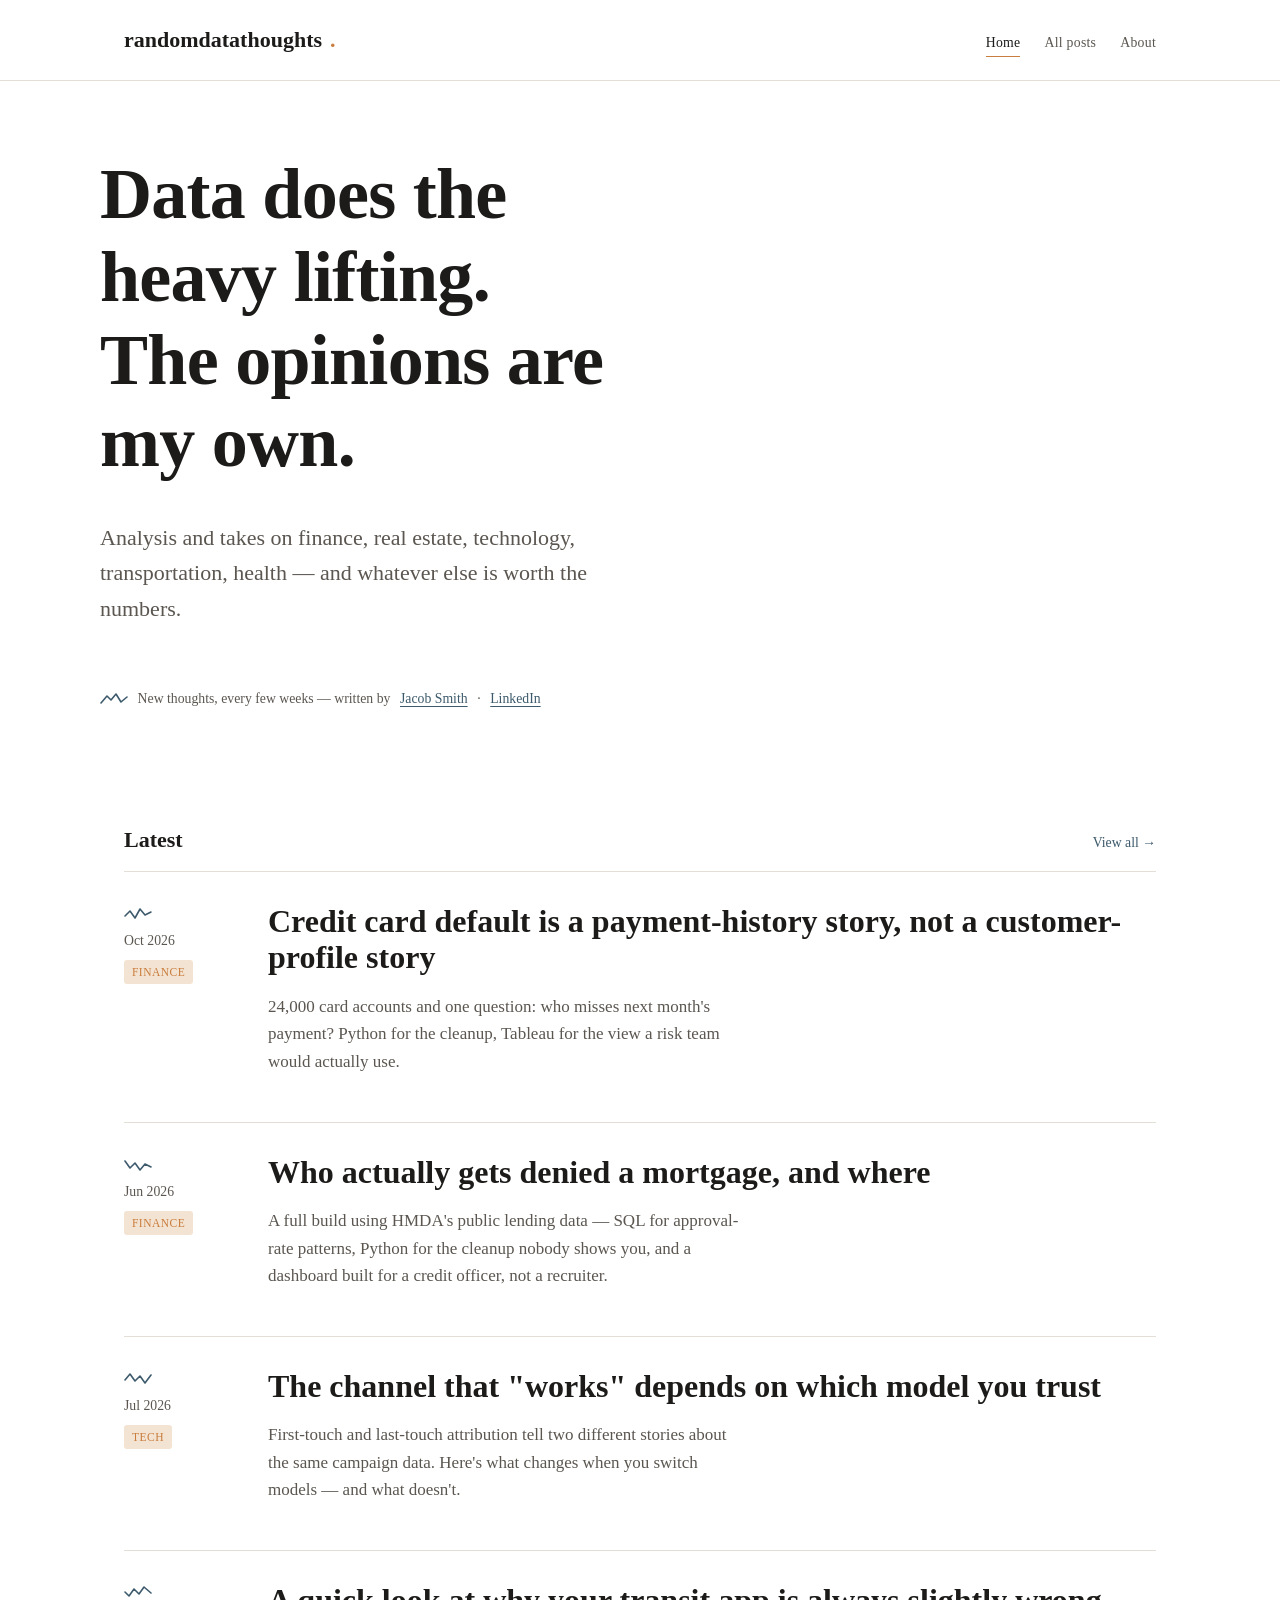
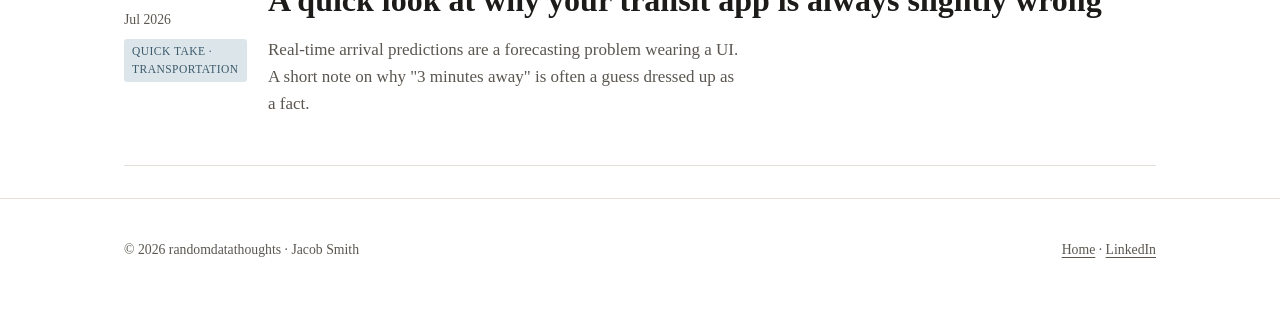
<file: index.html>
<!DOCTYPE html>
<html lang="en">
<head>
<meta charset="UTF-8">
<meta name="viewport" content="width=device-width, initial-scale=1.0">
<title>randomdatathoughts — data, decisions, and the occasional tangent</title>
<meta name="description" content="Jacob Smith's notebook on finance, real estate, tech, transportation, and health — full analytics projects and short takes, posted every few weeks.">
<link rel="stylesheet" href="css/style.css?v=2026-10-19b">
<link rel="icon" type="image/png" href="/favicon/favicon-96x96.png" sizes="96x96" />
<link rel="icon" type="image/svg+xml" href="/favicon/favicon.svg" />
<link rel="shortcut icon" href="/favicon/favicon.ico" />
<link rel="apple-touch-icon" sizes="180x180" href="/favicon/apple-touch-icon.png" />
<meta name="apple-mobile-web-app-title" content="RandomDataThoughts" />
<link rel="manifest" href="/favicon/site.webmanifest" />
</head>
<body>
<a href="#main-content" class="skip-link">Skip to content</a>

<header class="masthead">
  <div class="wrap-wide masthead-row">
    <a class="wordmark" href="index.html">randomdatathoughts<span class="dot">.</span></a>
    <nav class="nav-links" aria-label="Primary">
      <a href="index.html" aria-current="page">Home</a>
      <a href="archive.html">All posts</a>
      <a href="about.html">About</a>
    </nav>
  </div>
</header>

<main id="main-content">
  <section class="hero wrap-wide">
    <h1>Data does the heavy lifting. The opinions are my own.</h1>
    <p class="lede">
      Analysis and takes on finance, real estate, technology, transportation, health — and whatever else is worth the numbers.
    </p>
    <div class="cadence">
      <svg class="mark" viewBox="0 0 28 16" aria-hidden="true">
        <path d="M1 12 L7 5 L11 9 L16 3 L21 11 L27 6" />
      </svg>
      New thoughts, every few weeks — written by
      <a href="about.html">Jacob Smith</a>
      ·
      <a href="https://www.linkedin.com/in/jacobjysmith/" target="_blank" rel="noopener">LinkedIn</a>
    </div>
  </section>

  <section class="wrap-wide">
    <div class="section-label">
      <h2>Latest</h2>
      <a href="archive.html">View all →</a>
    </div>

    <div class="entry-list">

      <a class="entry" href="posts/credit-card-default.html">
        <div class="entry-meta">
          <svg class="mark" viewBox="0 0 28 16" aria-hidden="true"><path d="M1 10 L6 5 L11 12 L16 3 L21 9 L27 6" /></svg>
          <span>Oct 2026</span>
          <span class="tag">Finance</span>
        </div>
        <div>
          <h3 class="entry-title">Credit card default is a payment-history story, not a customer-profile story</h3>
          <p class="entry-dek">24,000 card accounts and one question: who misses next month's payment? Python for the cleanup, Tableau for the view a risk team would actually use.</p>
        </div>
      </a>

      <a class="entry" href="posts/hmda-credit-risk.html">
        <div class="entry-meta">
          <svg class="mark" viewBox="0 0 28 16" aria-hidden="true"><path d="M1 4 L6 11 L11 6 L16 13 L21 7 L27 10" /></svg>
          <span>Jun 2026</span>
          <span class="tag">Finance</span>
        </div>
        <div>
          <h3 class="entry-title">Who actually gets denied a mortgage, and where</h3>
          <p class="entry-dek">A full build using HMDA's public lending data — SQL for approval-rate patterns, Python for the cleanup nobody shows you, and a dashboard built for a credit officer, not a recruiter.</p>
        </div>
      </a>

      <a class="entry" href="posts/marketing-attribution.html">
        <div class="entry-meta">
          <svg class="mark" viewBox="0 0 28 16" aria-hidden="true"><path d="M1 9 L6 3 L11 10 L16 5 L21 12 L27 4" /></svg>
          <span>Jul 2026</span>
          <span class="tag">Tech</span>
        </div>
        <div>
          <h3 class="entry-title">The channel that "works" depends on which model you trust</h3>
          <p class="entry-dek">First-touch and last-touch attribution tell two different stories about the same campaign data. Here's what changes when you switch models — and what doesn't.</p>
        </div>
      </a>

      <a class="entry" href="posts/quick-take-transit.html">
        <div class="entry-meta">
          <svg class="mark" viewBox="0 0 28 16" aria-hidden="true"><path d="M1 7 L5 11 L10 4 L15 9 L20 2 L27 8" /></svg>
          <span>Jul 2026</span>
          <span class="tag type-quick">Quick take · Transportation</span>
        </div>
        <div>
          <h3 class="entry-title">A quick look at why your transit app is always slightly wrong</h3>
          <p class="entry-dek">Real-time arrival predictions are a forecasting problem wearing a UI. A short note on why "3 minutes away" is often a guess dressed up as a fact.</p>
        </div>
      </a>

    </div>
  </section>
</main>

<footer class="site-footer">
  <div class="wrap-wide footer-row">
    <span>© 2026 randomdatathoughts · Jacob Smith</span>
    <span><a href="index.html">Home</a> · <a href="https://www.linkedin.com/in/jacobjysmith/" target="_blank" rel="noopener">LinkedIn</a></span>
  </div>
</footer>

</body>
</html>
</file>
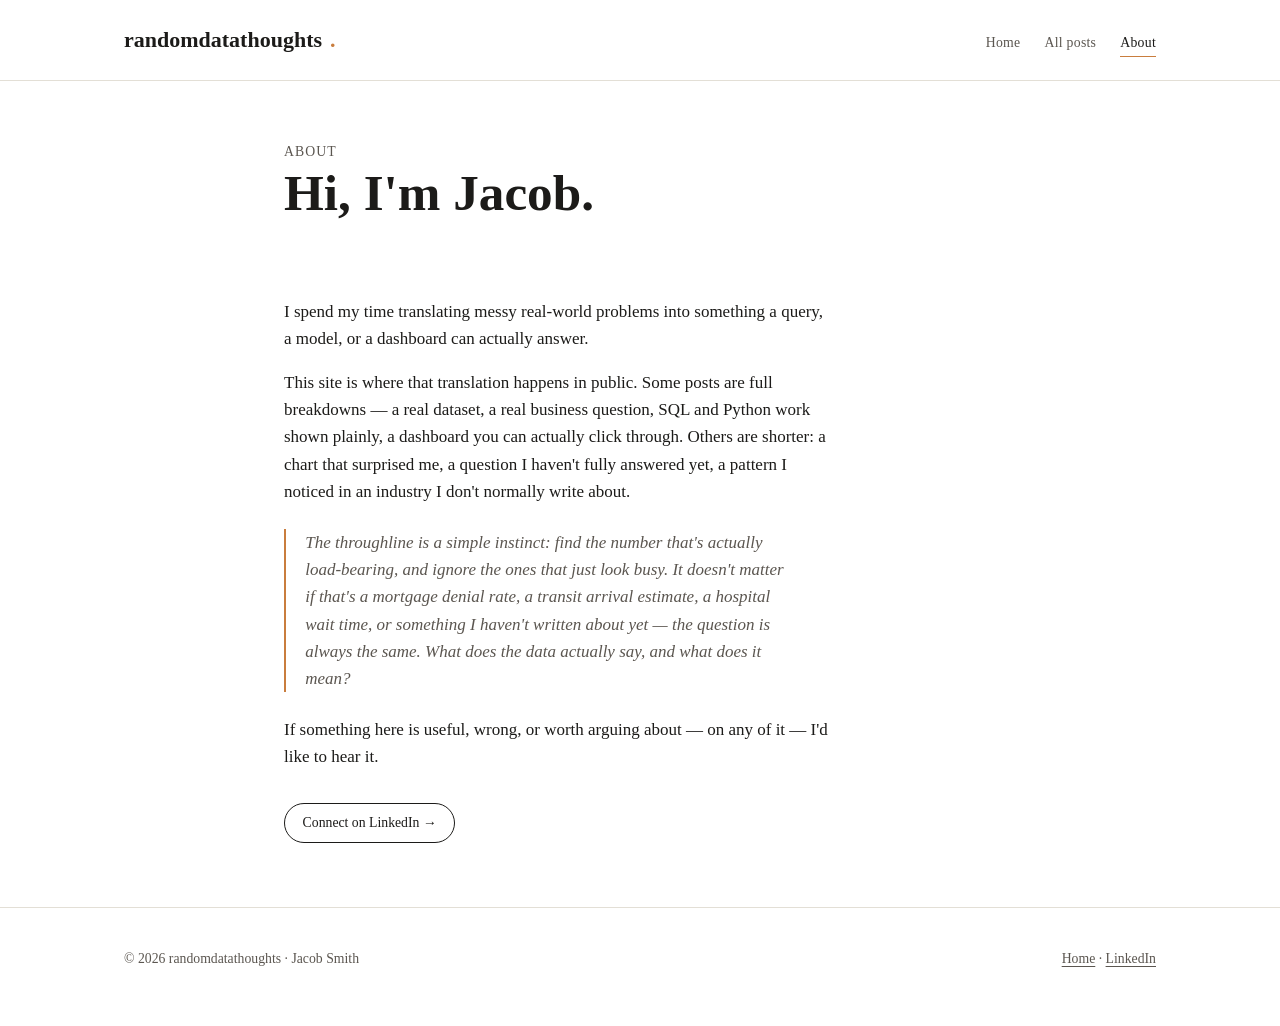
<file: about.html>
<!DOCTYPE html>
<html lang="en">
<head>
<meta charset="UTF-8">
<meta name="viewport" content="width=device-width, initial-scale=1.0">
<title>About — randomdatathoughts</title>
<meta name="description" content="About Jacob Smith and why randomdatathoughts exists.">
<link rel="stylesheet" href="css/style.css?v=2026-10-19b">
<link rel="icon" type="image/png" href="/favicon/favicon-96x96.png" sizes="96x96" />
<link rel="icon" type="image/svg+xml" href="/favicon/favicon.svg" />
<link rel="shortcut icon" href="/favicon/favicon.ico" />
<link rel="apple-touch-icon" sizes="180x180" href="/favicon/apple-touch-icon.png" />
<meta name="apple-mobile-web-app-title" content="RandomDataThoughts" />
<link rel="manifest" href="/favicon/site.webmanifest" />
</head>
<body>
<a href="#main-content" class="skip-link">Skip to content</a>

<header class="masthead">
  <div class="wrap-wide masthead-row">
    <a class="wordmark" href="index.html">randomdatathoughts<span class="dot">.</span></a>
    <nav class="nav-links" aria-label="Primary">
      <a href="index.html">Home</a>
      <a href="archive.html">All posts</a>
      <a href="about.html" aria-current="page">About</a>
    </nav>
  </div>
</header>

<main class="wrap" id="main-content">
  <section class="about-hero">
    <div>
      <span class="eyebrow">About</span>
      <h1>Hi, I'm Jacob.</h1>
    </div>

    <div class="about-body">
      <p>
        I spend my time translating messy real-world problems into something a query,
        a model, or a dashboard can actually answer.
      </p>
      <p>
        This site is where that translation happens in public. Some posts are full
        breakdowns — a real dataset, a real business question, SQL and Python work shown
        plainly, a dashboard you can actually click through. Others are shorter: a chart
        that surprised me, a question I haven't fully answered yet, a pattern I noticed
        in an industry I don't normally write about.
      </p>
      <blockquote>
        The throughline is a simple instinct: find the number that's actually load-bearing,
        and ignore the ones that just look busy. It doesn't matter if that's a mortgage
        denial rate, a transit arrival estimate, a hospital wait time, or something I
        haven't written about yet — the question is always the same. What does the data
        actually say, and what does it mean?
      </blockquote>
      <p>
        If something here is useful, wrong, or worth arguing about — on any of it — I'd like to hear it.
      </p>

      <a class="linkedin-pill" href="https://www.linkedin.com/in/jacobjysmith/" target="_blank" rel="noopener">
        Connect on LinkedIn →
      </a>
    </div>

  </section>
</main>

<footer class="site-footer">
  <div class="wrap-wide footer-row">
    <span>© 2026 randomdatathoughts · Jacob Smith</span>
    <span><a href="index.html">Home</a> · <a href="https://www.linkedin.com/in/jacobjysmith/" target="_blank" rel="noopener">LinkedIn</a></span>
  </div>
</footer>

</body>
</html>
</file>
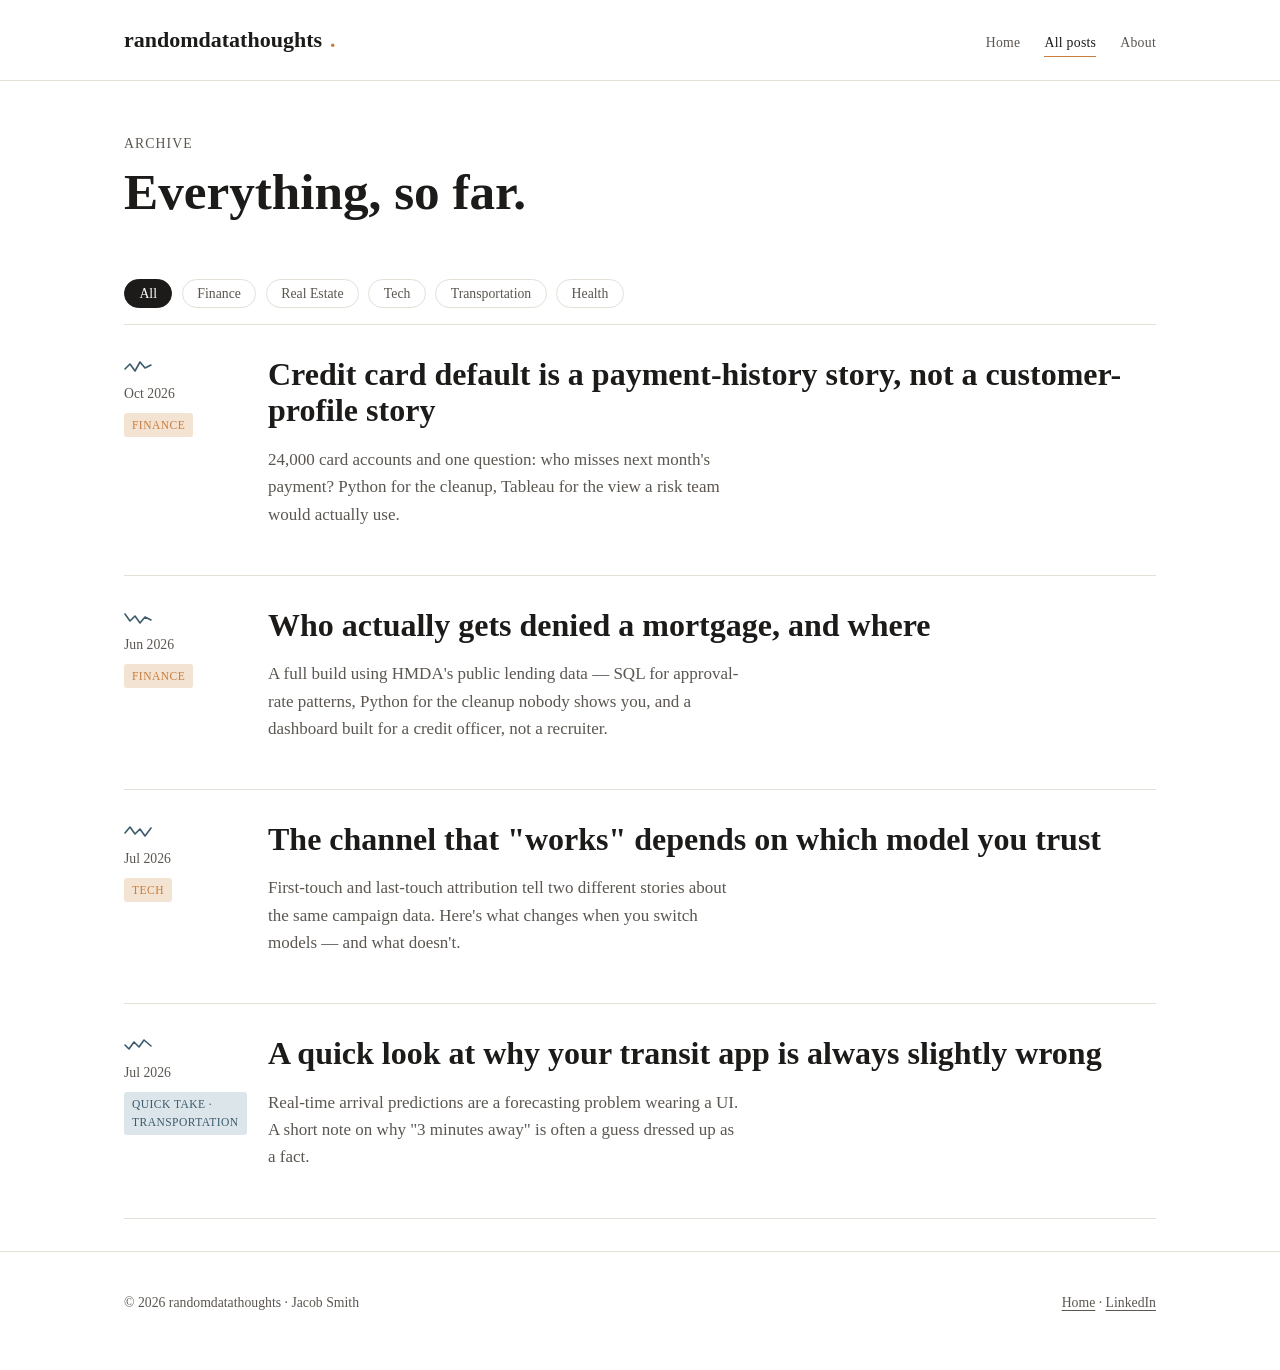
<file: archive.html>
<!DOCTYPE html>
<html lang="en">
<head>
<meta charset="UTF-8">
<meta name="viewport" content="width=device-width, initial-scale=1.0">
<title>All posts — randomdatathoughts</title>
<meta name="description" content="Every post on randomdatathoughts, filterable by topic.">
<link rel="stylesheet" href="css/style.css?v=2026-10-19b">
<link rel="icon" type="image/png" href="/favicon/favicon-96x96.png" sizes="96x96" />
<link rel="icon" type="image/svg+xml" href="/favicon/favicon.svg" />
<link rel="shortcut icon" href="/favicon/favicon.ico" />
<link rel="apple-touch-icon" sizes="180x180" href="/favicon/apple-touch-icon.png" />
<meta name="apple-mobile-web-app-title" content="RandomDataThoughts" />
<link rel="manifest" href="/favicon/site.webmanifest" />
</head>
<body>
<a href="#main-content" class="skip-link">Skip to content</a>

<header class="masthead">
  <div class="wrap-wide masthead-row">
    <a class="wordmark" href="index.html">randomdatathoughts<span class="dot">.</span></a>
    <nav class="nav-links" aria-label="Primary">
      <a href="index.html">Home</a>
      <a href="archive.html" aria-current="page">All posts</a>
      <a href="about.html">About</a>
    </nav>
  </div>
</header>

<main class="wrap-wide" id="main-content">
  <section style="padding: 3rem 0 0;">
    <span class="eyebrow">Archive</span>
    <h1 style="font-family: var(--font-display); font-size: var(--step-3); margin-top: 0.4rem;">Everything, so far.</h1>
  </section>

  <div class="filters" role="group" aria-label="Filter posts by topic">
    <button class="filter-btn" aria-pressed="true" data-filter="all">All</button>
    <button class="filter-btn" aria-pressed="false" data-filter="finance">Finance</button>
    <button class="filter-btn" aria-pressed="false" data-filter="real-estate">Real Estate</button>
    <button class="filter-btn" aria-pressed="false" data-filter="tech">Tech</button>
    <button class="filter-btn" aria-pressed="false" data-filter="transportation">Transportation</button>
    <button class="filter-btn" aria-pressed="false" data-filter="health">Health</button>
  </div>

  <div class="entry-list" id="entry-list">

    <a class="entry" href="posts/credit-card-default.html" data-category="finance">
      <div class="entry-meta">
        <svg class="mark" viewBox="0 0 28 16" aria-hidden="true"><path d="M1 10 L6 5 L11 12 L16 3 L21 9 L27 6" /></svg>
        <span>Oct 2026</span>
        <span class="tag">Finance</span>
      </div>
      <div>
        <h3 class="entry-title">Credit card default is a payment-history story, not a customer-profile story</h3>
        <p class="entry-dek">24,000 card accounts and one question: who misses next month's payment? Python for the cleanup, Tableau for the view a risk team would actually use.</p>
      </div>
    </a>

    <a class="entry" href="posts/hmda-credit-risk.html" data-category="finance">
      <div class="entry-meta">
        <svg class="mark" viewBox="0 0 28 16" aria-hidden="true"><path d="M1 4 L6 11 L11 6 L16 13 L21 7 L27 10" /></svg>
        <span>Jun 2026</span>
        <span class="tag">Finance</span>
      </div>
      <div>
        <h3 class="entry-title">Who actually gets denied a mortgage, and where</h3>
        <p class="entry-dek">A full build using HMDA's public lending data — SQL for approval-rate patterns, Python for the cleanup nobody shows you, and a dashboard built for a credit officer, not a recruiter.</p>
      </div>
    </a>

    <a class="entry" href="posts/marketing-attribution.html" data-category="tech">
      <div class="entry-meta">
        <svg class="mark" viewBox="0 0 28 16" aria-hidden="true"><path d="M1 9 L6 3 L11 10 L16 5 L21 12 L27 4" /></svg>
        <span>Jul 2026</span>
        <span class="tag">Tech</span>
      </div>
      <div>
        <h3 class="entry-title">The channel that "works" depends on which model you trust</h3>
        <p class="entry-dek">First-touch and last-touch attribution tell two different stories about the same campaign data. Here's what changes when you switch models — and what doesn't.</p>
      </div>
    </a>

    <a class="entry" href="posts/quick-take-transit.html" data-category="transportation">
      <div class="entry-meta">
        <svg class="mark" viewBox="0 0 28 16" aria-hidden="true"><path d="M1 7 L5 11 L10 4 L15 9 L20 2 L27 8" /></svg>
        <span>Jul 2026</span>
        <span class="tag type-quick">Quick take · Transportation</span>
      </div>
      <div>
        <h3 class="entry-title">A quick look at why your transit app is always slightly wrong</h3>
        <p class="entry-dek">Real-time arrival predictions are a forecasting problem wearing a UI. A short note on why "3 minutes away" is often a guess dressed up as a fact.</p>
      </div>
    </a>

  </div>

  <p id="empty-state" style="display:none; padding: 3rem 0; color: var(--ink-soft); font-family: var(--font-mono); font-size: var(--step--1);">
    Nothing posted in this category yet — check back in a few weeks.
  </p>
</main>

<footer class="site-footer">
  <div class="wrap-wide footer-row">
    <span>© 2026 randomdatathoughts · Jacob Smith</span>
    <span><a href="index.html">Home</a> · <a href="https://www.linkedin.com/in/jacobjysmith/" target="_blank" rel="noopener">LinkedIn</a></span>
  </div>
</footer>

<script src="js/filter.js"></script>
</body>
</html>
</file>
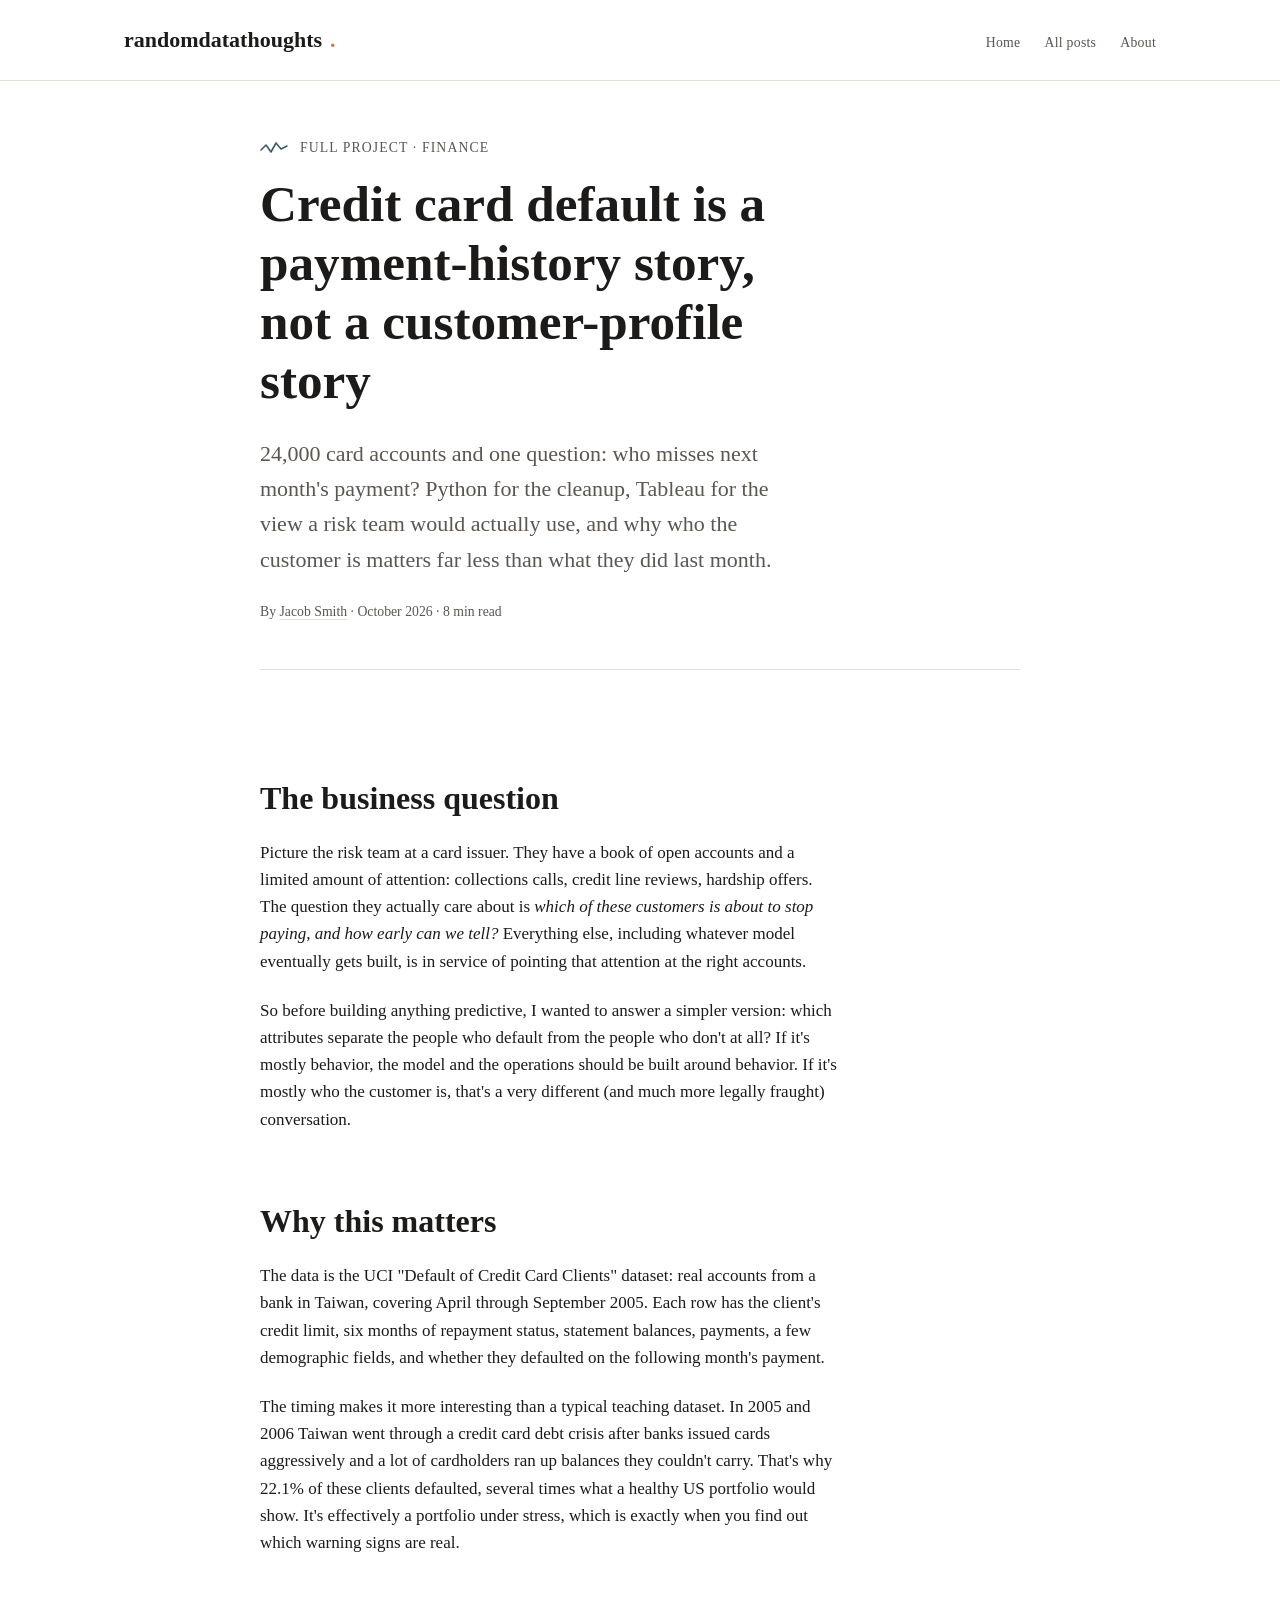
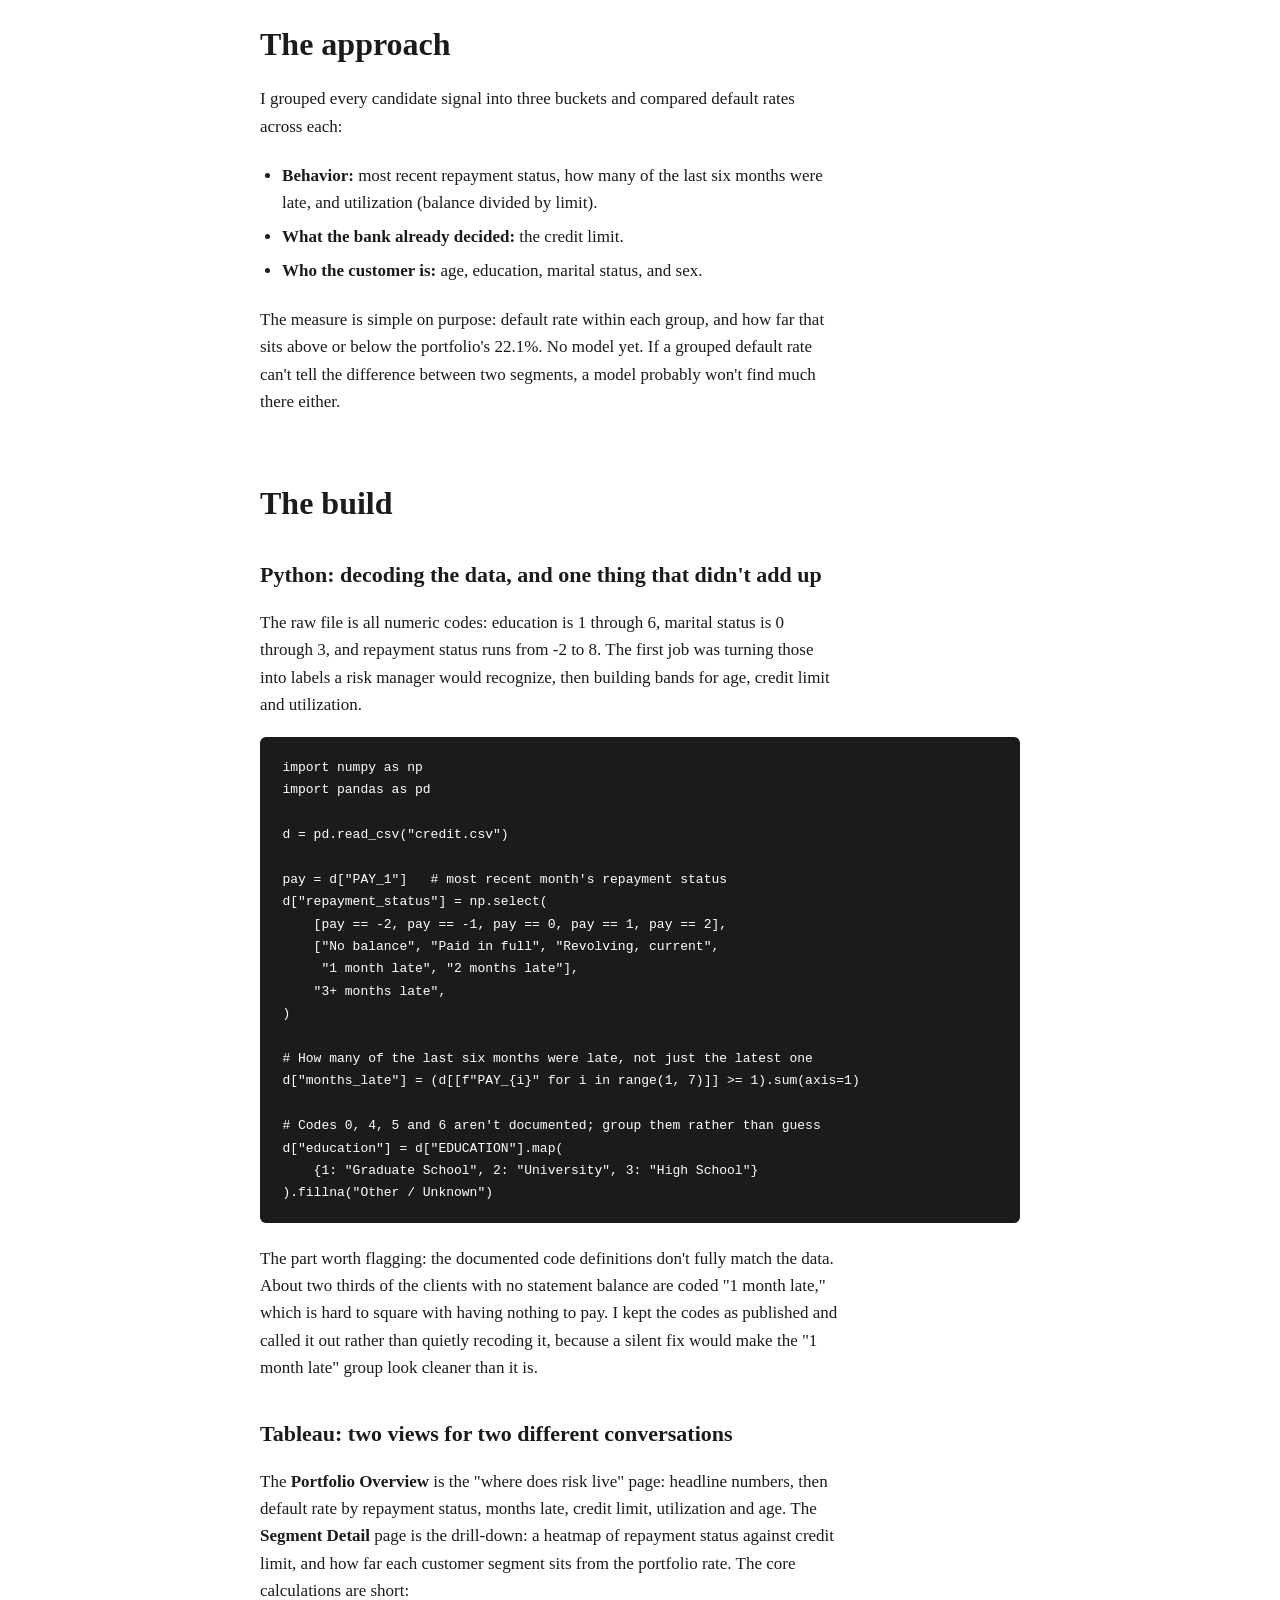
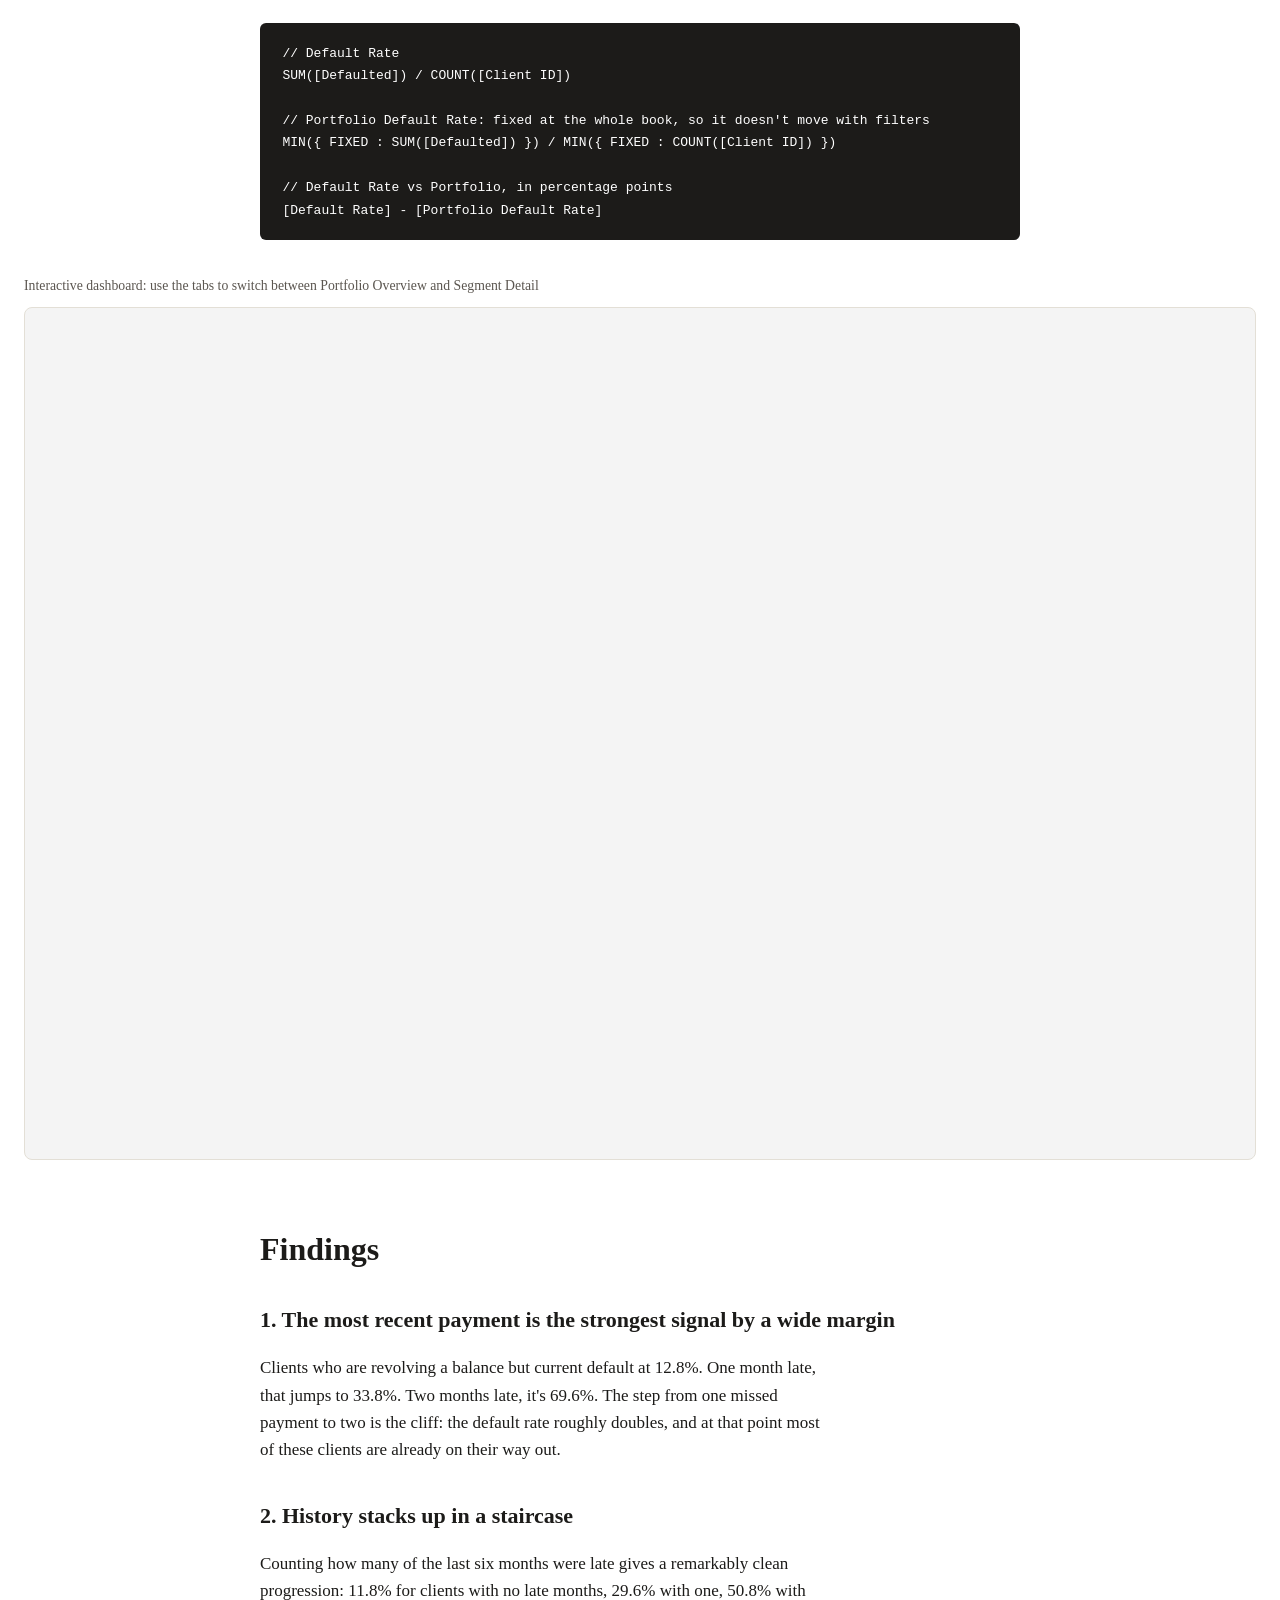
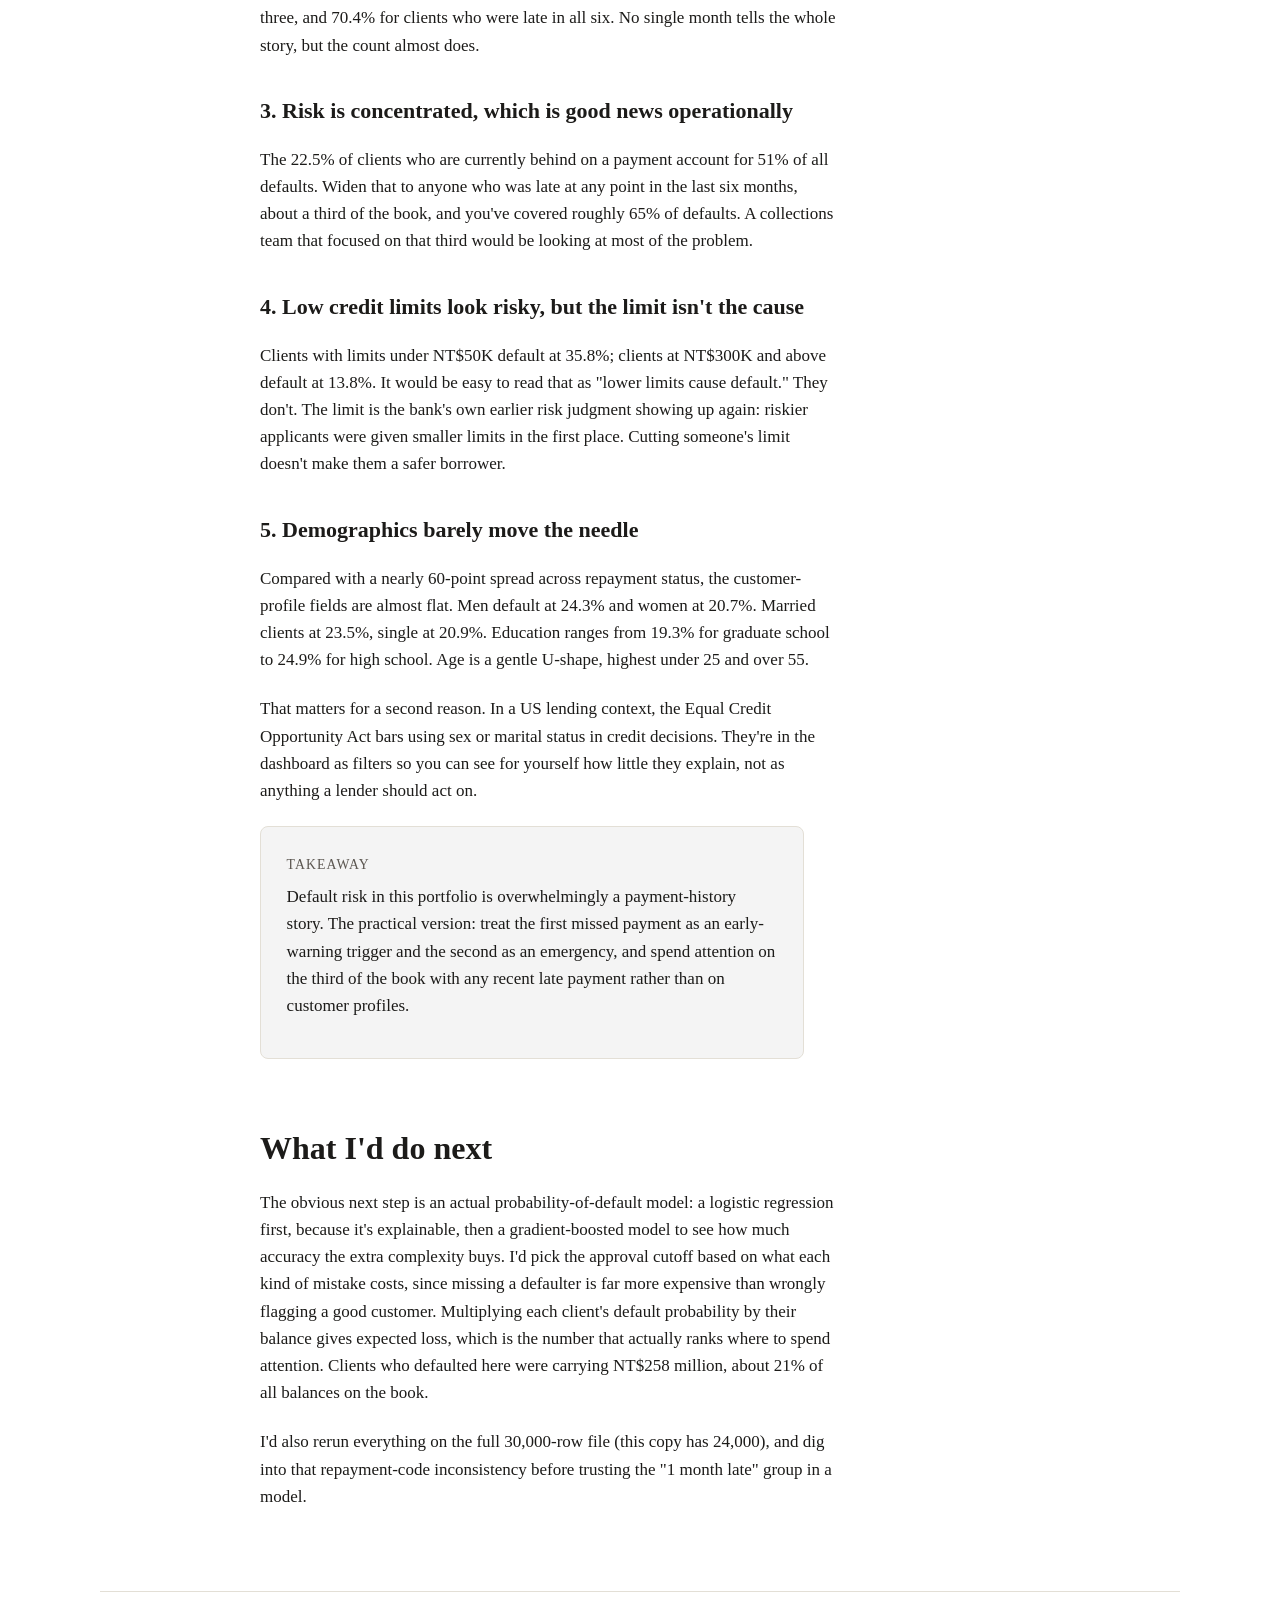
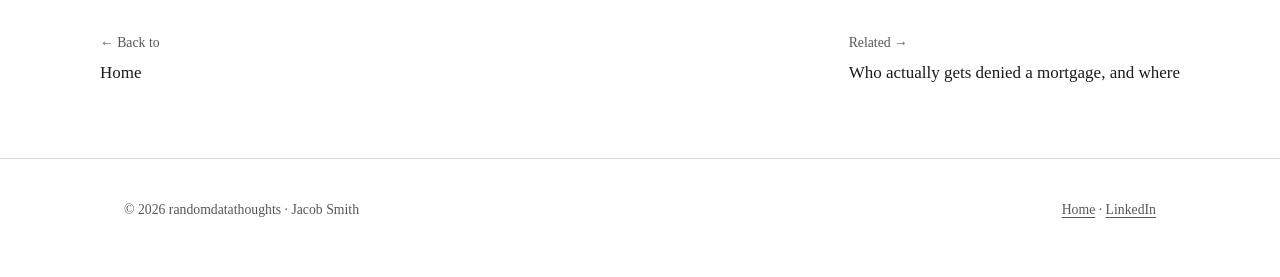
<file: posts/credit-card-default.html>
<!DOCTYPE html>
<html lang="en">
<head>
<meta charset="UTF-8">
<meta name="viewport" content="width=device-width, initial-scale=1.0">
<title>Credit card default is a payment-history story — randomdatathoughts</title>
<meta name="description" content="What separates credit card clients who default from the ones who don't, using 24,000 accounts, Python, and a Tableau dashboard built for a risk team.">
<link rel="stylesheet" href="../css/style.css?v=2026-10-19b">
<link rel="icon" type="image/png" href="/favicon/favicon-96x96.png" sizes="96x96" />
<link rel="icon" type="image/svg+xml" href="/favicon/favicon.svg" />
<link rel="shortcut icon" href="/favicon/favicon.ico" />
<link rel="apple-touch-icon" sizes="180x180" href="/favicon/apple-touch-icon.png" />
<meta name="apple-mobile-web-app-title" content="RandomDataThoughts" />
<link rel="manifest" href="/favicon/site.webmanifest" />
</head>
<body>
<a href="#main-content" class="skip-link">Skip to content</a>

<header class="masthead">
  <div class="wrap-wide masthead-row">
    <a class="wordmark" href="../index.html">randomdatathoughts<span class="dot">.</span></a>
    <nav class="nav-links" aria-label="Primary">
      <a href="../index.html">Home</a>
      <a href="../archive.html">All posts</a>
      <a href="../about.html">About</a>
    </nav>
  </div>
</header>

<main id="main-content">
  <header class="post-header wrap">
    <div class="eyebrow-row">
      <svg class="mark" viewBox="0 0 28 16" aria-hidden="true"><path d="M1 10 L6 5 L11 12 L16 3 L21 9 L27 6" /></svg>
      <span class="eyebrow">Full project · Finance</span>
    </div>
    <h1>Credit card default is a payment-history story, not a customer-profile story</h1>
    <p class="post-dek">
      24,000 card accounts and one question: who misses next month's payment? Python for the
      cleanup, Tableau for the view a risk team would actually use, and why who the customer is
      matters far less than what they did last month.
    </p>
    <p class="post-byline">
      By <a href="../about.html">Jacob Smith</a> · October 2026 · 8 min read
    </p>
  </header>

  <article class="post-body wrap">

    <h2>The business question</h2>
    <p>
      Picture the risk team at a card issuer. They have a book of open accounts and a limited
      amount of attention: collections calls, credit line reviews, hardship offers. The question
      they actually care about is <em>which of these customers is about to stop paying, and how
      early can we tell?</em> Everything else, including whatever model eventually gets built, is
      in service of pointing that attention at the right accounts.
    </p>
    <p>
      So before building anything predictive, I wanted to answer a simpler version: which
      attributes separate the people who default from the people who don't at all? If it's mostly
      behavior, the model and the operations should be built around behavior. If it's mostly who
      the customer is, that's a very different (and much more legally fraught) conversation.
    </p>

    <h2>Why this matters</h2>
    <p>
      The data is the UCI "Default of Credit Card Clients" dataset: real accounts from a bank in
      Taiwan, covering April through September 2005. Each row has the client's credit limit, six
      months of repayment status, statement balances, payments, a few demographic fields, and
      whether they defaulted on the following month's payment.
    </p>
    <p>
      The timing makes it more interesting than a typical teaching dataset. In 2005 and 2006
      Taiwan went through a credit card debt crisis after banks issued cards aggressively and a
      lot of cardholders ran up balances they couldn't carry. That's why 22.1% of these clients
      defaulted, several times what a healthy US portfolio would show. It's effectively a
      portfolio under stress, which is exactly when you find out which warning signs are real.
    </p>

    <h2>The approach</h2>
    <p>
      I grouped every candidate signal into three buckets and compared default rates across each:
    </p>
    <ul>
      <li><strong>Behavior:</strong> most recent repayment status, how many of the last six months were late, and utilization (balance divided by limit).</li>
      <li><strong>What the bank already decided:</strong> the credit limit.</li>
      <li><strong>Who the customer is:</strong> age, education, marital status, and sex.</li>
    </ul>
    <p>
      The measure is simple on purpose: default rate within each group, and how far that sits
      above or below the portfolio's 22.1%. No model yet. If a grouped default rate can't tell
      the difference between two segments, a model probably won't find much there either.
    </p>

    <h2>The build</h2>
    <h3>Python: decoding the data, and one thing that didn't add up</h3>
    <p>
      The raw file is all numeric codes: education is 1 through 6, marital status is 0 through 3,
      and repayment status runs from -2 to 8. The first job was turning those into labels a risk
      manager would recognize, then building bands for age, credit limit and utilization.
    </p>
    <pre><code>import numpy as np
import pandas as pd

d = pd.read_csv("credit.csv")

pay = d["PAY_1"]   # most recent month's repayment status
d["repayment_status"] = np.select(
    [pay == -2, pay == -1, pay == 0, pay == 1, pay == 2],
    ["No balance", "Paid in full", "Revolving, current",
     "1 month late", "2 months late"],
    "3+ months late",
)

# How many of the last six months were late, not just the latest one
d["months_late"] = (d[[f"PAY_{i}" for i in range(1, 7)]] >= 1).sum(axis=1)

# Codes 0, 4, 5 and 6 aren't documented; group them rather than guess
d["education"] = d["EDUCATION"].map(
    {1: "Graduate School", 2: "University", 3: "High School"}
).fillna("Other / Unknown")</code></pre>
    <p>
      The part worth flagging: the documented code definitions don't fully match the data.
      About two thirds of the clients with no statement balance are coded "1 month late," which
      is hard to square with having nothing to pay. I kept the codes as published and called it
      out rather than quietly recoding it, because a silent fix would make the "1 month late"
      group look cleaner than it is.
    </p>

    <h3>Tableau: two views for two different conversations</h3>
    <p>
      The <strong>Portfolio Overview</strong> is the "where does risk live" page: headline numbers,
      then default rate by repayment status, months late, credit limit, utilization and age. The
      <strong>Segment Detail</strong> page is the drill-down: a heatmap of repayment status against
      credit limit, and how far each customer segment sits from the portfolio rate. The core
      calculations are short:
    </p>
    <pre><code>// Default Rate
SUM([Defaulted]) / COUNT([Client ID])

// Portfolio Default Rate: fixed at the whole book, so it doesn't move with filters
MIN({ FIXED : SUM([Defaulted]) }) / MIN({ FIXED : COUNT([Client ID]) })

// Default Rate vs Portfolio, in percentage points
[Default Rate] - [Portfolio Default Rate]</code></pre>

    <div class="embed-frame embed-wide" style="--dash-w: 1280; --dash-h: 820;">
      <span class="embed-label">Interactive dashboard: use the tabs to switch between Portfolio Overview and Segment Detail</span>
      <div class="embed-box" style="aspect-ratio: 1280 / 820;">
        <!--
          TABLEAU PUBLIC EMBED: replace src with the published view's URL.
          On Tableau Public: open the viz → Share → copy the link, then add
          ?:showVizHome=no&:embed=true to the end.
        -->
        <iframe
          src="https://public.tableau.com/views/CreditDefaultRisk_17923834757270/PortfolioOverview?:showVizHome=no&:embed=true&:tabs=yes&:language=en-US&:display_count=n"
          title="Credit card default risk dashboard"
          allowfullscreen>
        </iframe>
      </div>
    </div>

    <h2>Findings</h2>

    <h3>1. The most recent payment is the strongest signal by a wide margin</h3>
    <p>
      Clients who are revolving a balance but current default at 12.8%. One month late, that
      jumps to 33.8%. Two months late, it's 69.6%. The step from one missed payment to two is the
      cliff: the default rate roughly doubles, and at that point most of these clients are
      already on their way out.
    </p>

    <h3>2. History stacks up in a staircase</h3>
    <p>
      Counting how many of the last six months were late gives a remarkably clean progression:
      11.8% for clients with no late months, 29.6% with one, 50.8% with three, and 70.4% for
      clients who were late in all six. No single month tells the whole story, but the count
      almost does.
    </p>

    <h3>3. Risk is concentrated, which is good news operationally</h3>
    <p>
      The 22.5% of clients who are currently behind on a payment account for 51% of all defaults.
      Widen that to anyone who was late at any point in the last six months, about a third of the
      book, and you've covered roughly 65% of defaults. A collections team that focused on that
      third would be looking at most of the problem.
    </p>

    <h3>4. Low credit limits look risky, but the limit isn't the cause</h3>
    <p>
      Clients with limits under NT$50K default at 35.8%; clients at NT$300K and above default at
      13.8%. It would be easy to read that as "lower limits cause default." They don't. The limit
      is the bank's own earlier risk judgment showing up again: riskier applicants were given
      smaller limits in the first place. Cutting someone's limit doesn't make them a safer
      borrower.
    </p>

    <h3>5. Demographics barely move the needle</h3>
    <p>
      Compared with a nearly 60-point spread across repayment status, the customer-profile fields
      are almost flat. Men default at 24.3% and women at 20.7%. Married clients at 23.5%, single
      at 20.9%. Education ranges from 19.3% for graduate school to 24.9% for high school. Age is
      a gentle U-shape, highest under 25 and over 55.
    </p>
    <p>
      That matters for a second reason. In a US lending context, the Equal Credit Opportunity Act
      bars using sex or marital status in credit decisions. They're in the dashboard as filters
      so you can see for yourself how little they explain, not as anything a lender should act on.
    </p>

    <div class="takeaway">
      <span class="eyebrow">Takeaway</span>
      <p style="margin-top:0.4rem;">
        Default risk in this portfolio is overwhelmingly a payment-history story. The practical
        version: treat the first missed payment as an early-warning trigger and the second as an
        emergency, and spend attention on the third of the book with any recent late payment
        rather than on customer profiles.
      </p>
    </div>

    <h2>What I'd do next</h2>
    <p>
      The obvious next step is an actual probability-of-default model: a logistic regression
      first, because it's explainable, then a gradient-boosted model to see how much accuracy the
      extra complexity buys. I'd pick the approval cutoff based on what each kind of mistake
      costs, since missing a defaulter is far more expensive than wrongly flagging a good
      customer. Multiplying each client's default probability by their balance gives expected
      loss, which is the number that actually ranks where to spend attention. Clients who
      defaulted here were carrying NT$258 million, about 21% of all balances on the book.
    </p>
    <p>
      I'd also rerun everything on the full 30,000-row file (this copy has 24,000), and dig into
      that repayment-code inconsistency before trusting the "1 month late" group in a model.
    </p>

  </article>

  <nav class="post-footer-nav wrap-wide">
    <a href="../index.html">
      <span class="dir">← Back to</span>
      <span class="ttl">Home</span>
    </a>
    <a href="hmda-credit-risk.html">
      <span class="dir">Related →</span>
      <span class="ttl">Who actually gets denied a mortgage, and where</span>
    </a>
  </nav>
</main>

<footer class="site-footer">
  <div class="wrap-wide footer-row">
    <span>© 2026 randomdatathoughts · Jacob Smith</span>
    <span><a href="../index.html">Home</a> · <a href="https://www.linkedin.com/in/jacobjysmith/" target="_blank" rel="noopener">LinkedIn</a></span>
  </div>
</footer>

</body>
</html>
</file>
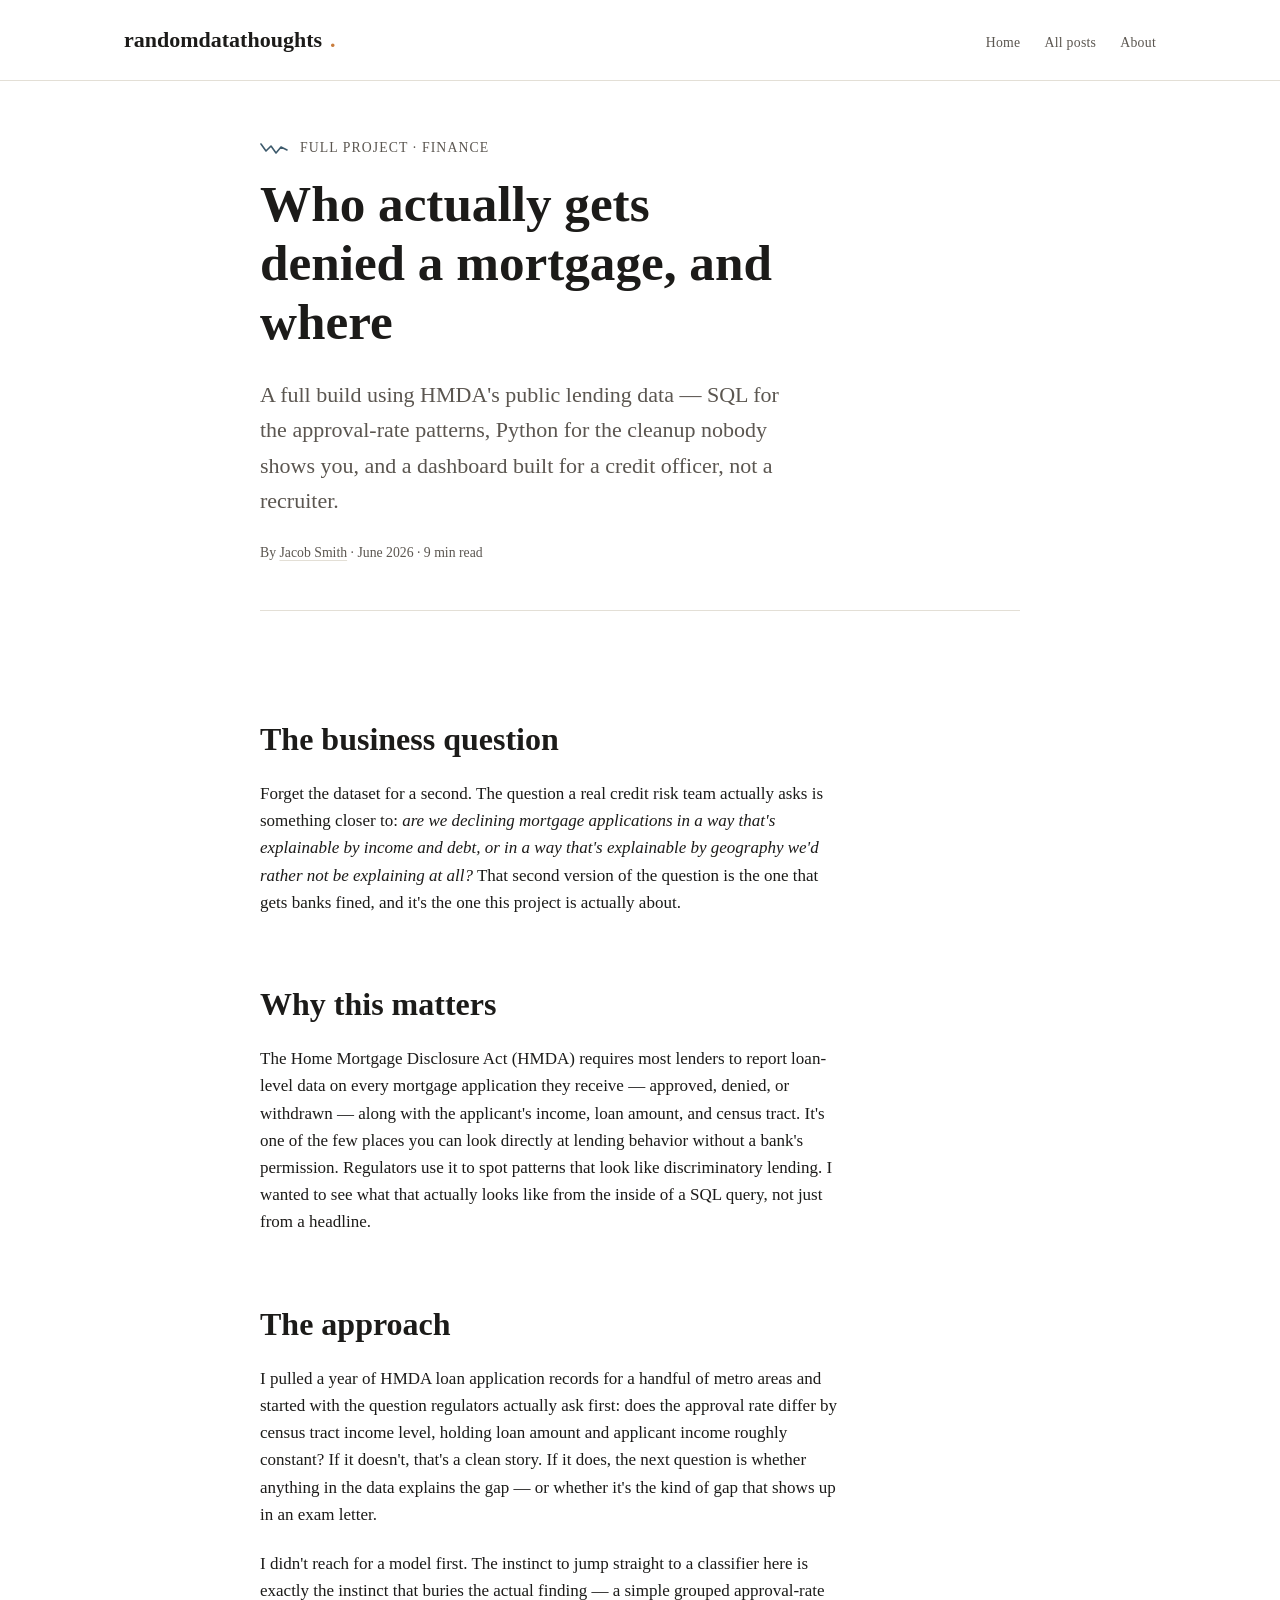
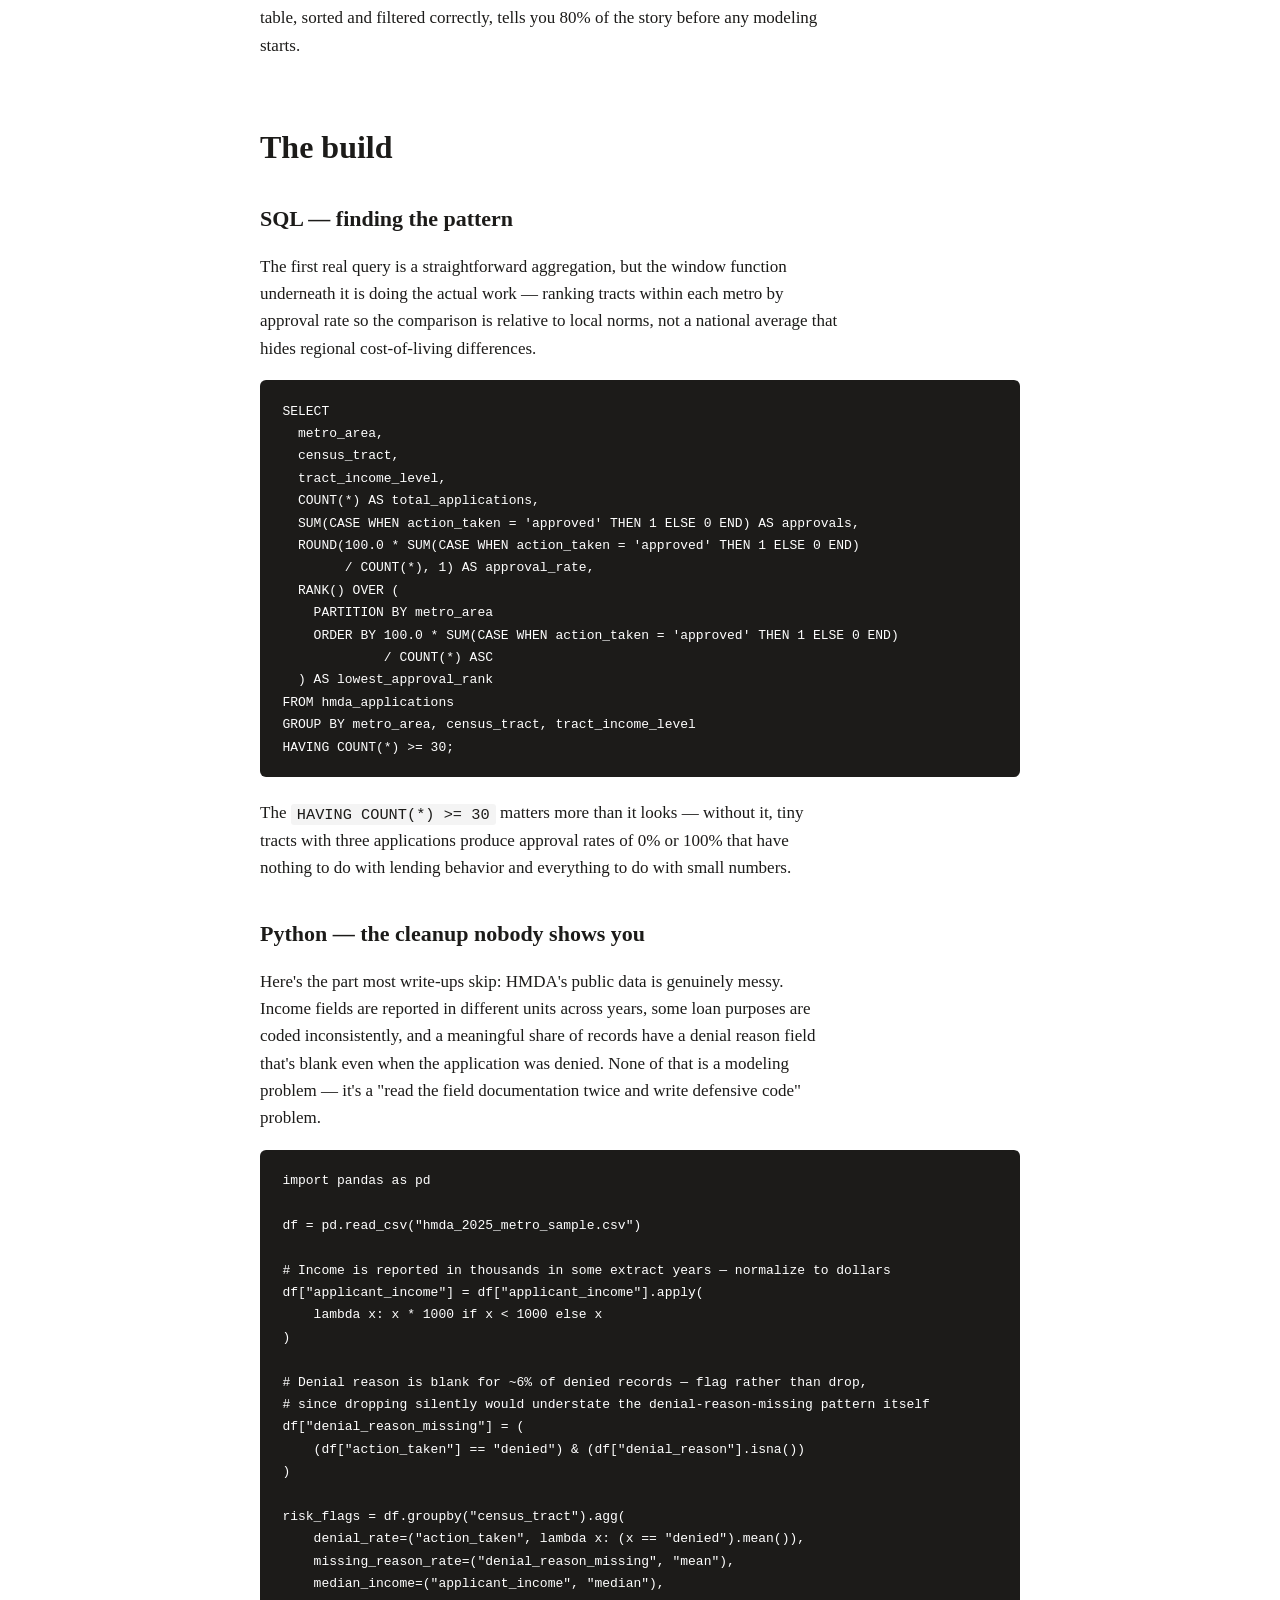
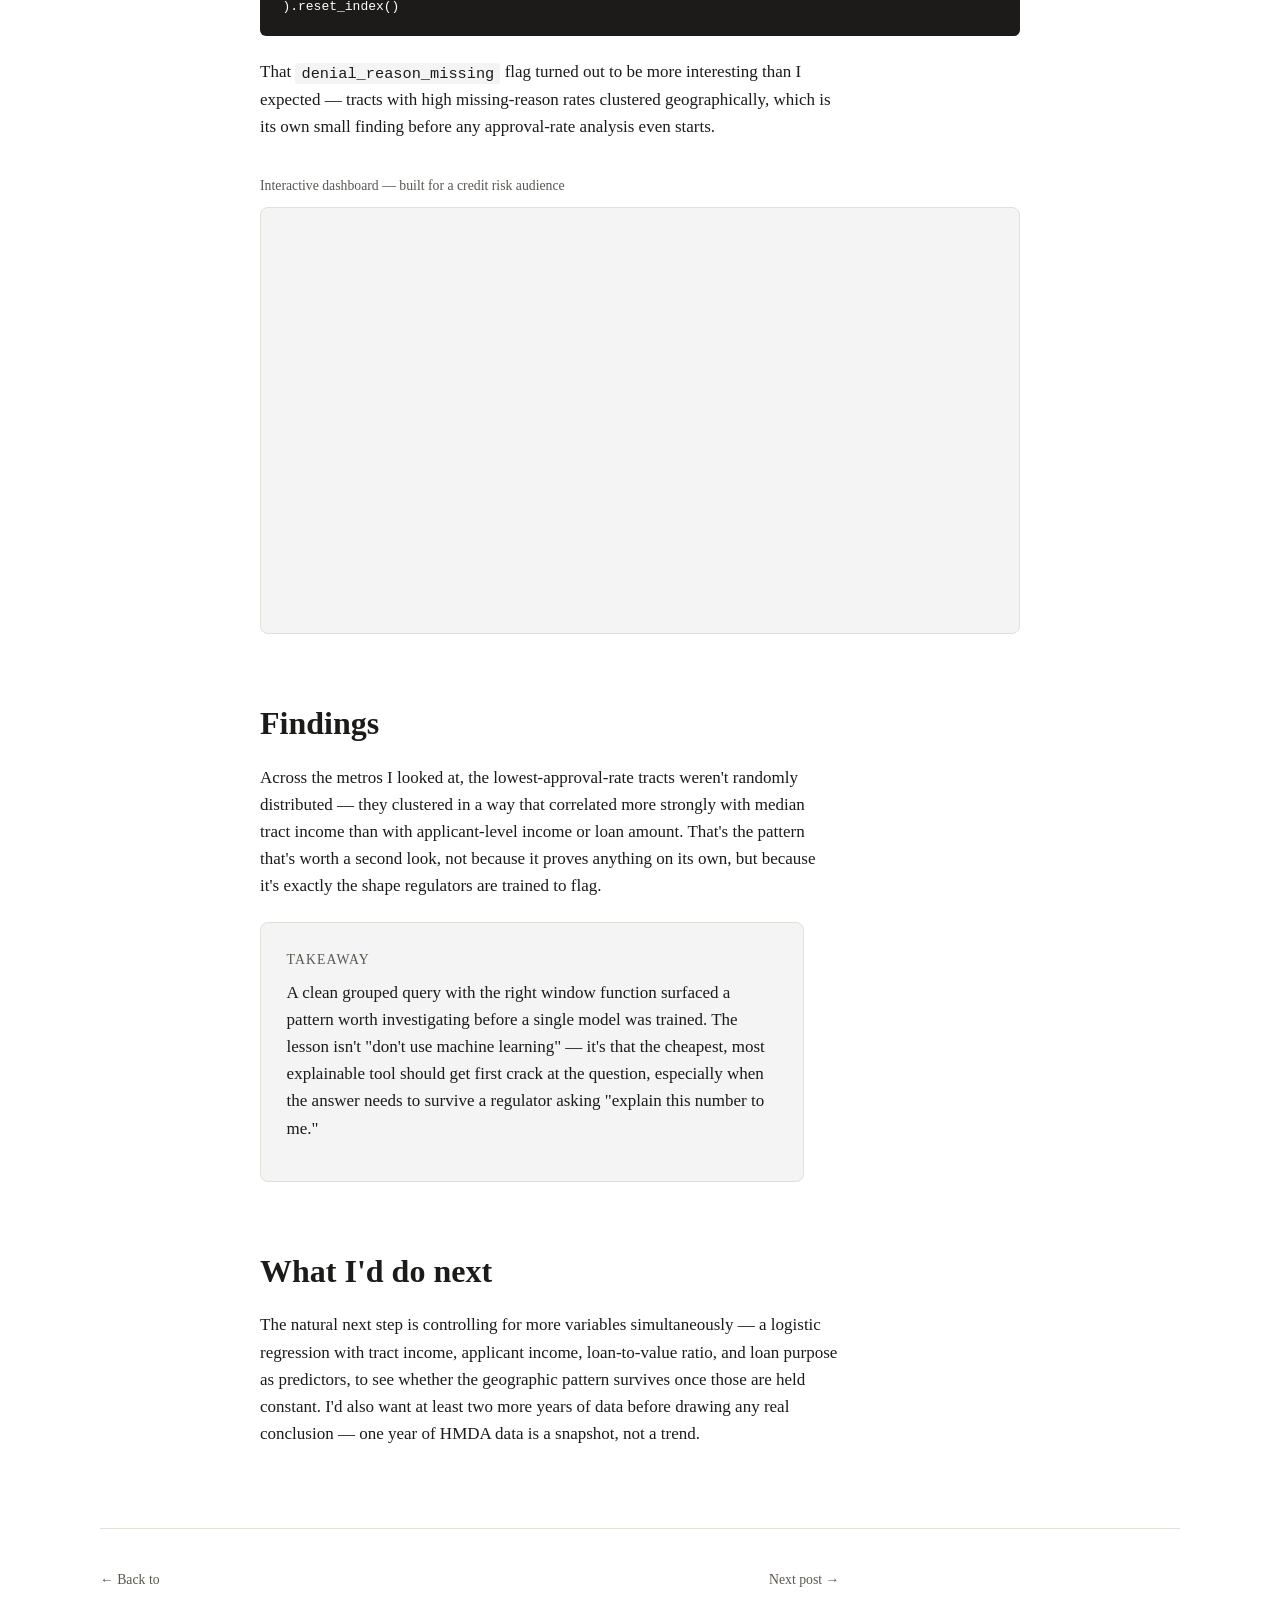
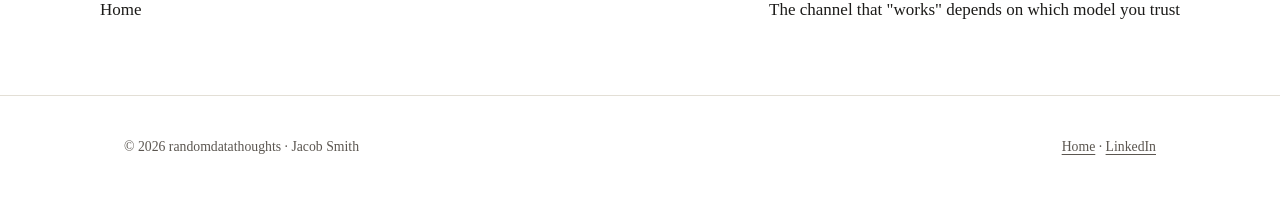
<file: posts/hmda-credit-risk.html>
<!DOCTYPE html>
<html lang="en">
<head>
<meta charset="UTF-8">
<meta name="viewport" content="width=device-width, initial-scale=1.0">
<title>Who actually gets denied a mortgage, and where — randomdatathoughts</title>
<meta name="description" content="A full HMDA-based analysis of mortgage approval patterns, built in SQL, Python, and Tableau.">
<link rel="stylesheet" href="../css/style.css?v=2026-10-19b">
<link rel="icon" type="image/png" href="/favicon/favicon-96x96.png" sizes="96x96" />
<link rel="icon" type="image/svg+xml" href="/favicon/favicon.svg" />
<link rel="shortcut icon" href="/favicon/favicon.ico" />
<link rel="apple-touch-icon" sizes="180x180" href="/favicon/apple-touch-icon.png" />
<meta name="apple-mobile-web-app-title" content="RandomDataThoughts" />
<link rel="manifest" href="/favicon/site.webmanifest" />
</head>
<body>
<a href="#main-content" class="skip-link">Skip to content</a>

<header class="masthead">
  <div class="wrap-wide masthead-row">
    <a class="wordmark" href="../index.html">randomdatathoughts<span class="dot">.</span></a>
    <nav class="nav-links" aria-label="Primary">
      <a href="../index.html">Home</a>
      <a href="../archive.html">All posts</a>
      <a href="../about.html">About</a>
    </nav>
  </div>
</header>

<main id="main-content">
  <header class="post-header wrap">
    <div class="eyebrow-row">
      <svg class="mark" viewBox="0 0 28 16" aria-hidden="true"><path d="M1 4 L6 11 L11 6 L16 13 L21 7 L27 10" /></svg>
      <span class="eyebrow">Full project · Finance</span>
    </div>
    <h1>Who actually gets denied a mortgage, and where</h1>
    <p class="post-dek">
      A full build using HMDA's public lending data — SQL for the approval-rate patterns,
      Python for the cleanup nobody shows you, and a dashboard built for a credit officer,
      not a recruiter.
    </p>
    <p class="post-byline">
      By <a href="../about.html">Jacob Smith</a> · June 2026 · 9 min read
    </p>
  </header>

  <article class="post-body wrap">

    <h2>The business question</h2>
    <p>
      Forget the dataset for a second. The question a real credit risk team actually asks is
      something closer to: <em>are we declining mortgage applications in a way that's
      explainable by income and debt, or in a way that's explainable by geography we'd
      rather not be explaining at all?</em> That second version of the question is the one
      that gets banks fined, and it's the one this project is actually about.
    </p>

    <h2>Why this matters</h2>
    <p>
      The Home Mortgage Disclosure Act (HMDA) requires most lenders to report
      loan-level data on every mortgage application they receive — approved, denied,
      or withdrawn — along with the applicant's income, loan amount, and census tract.
      It's one of the few places you can look directly at lending behavior without
      a bank's permission. Regulators use it to spot patterns that look like
      discriminatory lending. I wanted to see what that actually looks like from
      the inside of a SQL query, not just from a headline.
    </p>

    <h2>The approach</h2>
    <p>
      I pulled a year of HMDA loan application records for a handful of metro areas
      and started with the question regulators actually ask first: does the approval
      rate differ by census tract income level, holding loan amount and applicant
      income roughly constant? If it doesn't, that's a clean story. If it does,
      the next question is whether anything in the data explains the gap — or whether
      it's the kind of gap that shows up in an exam letter.
    </p>
    <p>
      I didn't reach for a model first. The instinct to jump straight to a
      classifier here is exactly the instinct that buries the actual finding —
      a simple grouped approval-rate table, sorted and filtered correctly, tells
      you 80% of the story before any modeling starts.
    </p>

    <h2>The build</h2>
    <h3>SQL — finding the pattern</h3>
    <p>
      The first real query is a straightforward aggregation, but the window function
      underneath it is doing the actual work — ranking tracts within each metro by
      approval rate so the comparison is relative to local norms, not a national average
      that hides regional cost-of-living differences.
    </p>
    <pre><code>SELECT
  metro_area,
  census_tract,
  tract_income_level,
  COUNT(*) AS total_applications,
  SUM(CASE WHEN action_taken = 'approved' THEN 1 ELSE 0 END) AS approvals,
  ROUND(100.0 * SUM(CASE WHEN action_taken = 'approved' THEN 1 ELSE 0 END)
        / COUNT(*), 1) AS approval_rate,
  RANK() OVER (
    PARTITION BY metro_area
    ORDER BY 100.0 * SUM(CASE WHEN action_taken = 'approved' THEN 1 ELSE 0 END)
             / COUNT(*) ASC
  ) AS lowest_approval_rank
FROM hmda_applications
GROUP BY metro_area, census_tract, tract_income_level
HAVING COUNT(*) >= 30;</code></pre>
    <p>
      The <code>HAVING COUNT(*) >= 30</code> matters more than it looks — without it,
      tiny tracts with three applications produce approval rates of 0% or 100% that
      have nothing to do with lending behavior and everything to do with small numbers.
    </p>

    <h3>Python — the cleanup nobody shows you</h3>
    <p>
      Here's the part most write-ups skip: HMDA's public data is genuinely messy.
      Income fields are reported in different units across years, some loan purposes
      are coded inconsistently, and a meaningful share of records have a denial reason
      field that's blank even when the application was denied. None of that is
      a modeling problem — it's a "read the field documentation twice and write
      defensive code" problem.
    </p>
    <pre><code>import pandas as pd

df = pd.read_csv("hmda_2025_metro_sample.csv")

# Income is reported in thousands in some extract years — normalize to dollars
df["applicant_income"] = df["applicant_income"].apply(
    lambda x: x * 1000 if x < 1000 else x
)

# Denial reason is blank for ~6% of denied records — flag rather than drop,
# since dropping silently would understate the denial-reason-missing pattern itself
df["denial_reason_missing"] = (
    (df["action_taken"] == "denied") & (df["denial_reason"].isna())
)

risk_flags = df.groupby("census_tract").agg(
    denial_rate=("action_taken", lambda x: (x == "denied").mean()),
    missing_reason_rate=("denial_reason_missing", "mean"),
    median_income=("applicant_income", "median"),
).reset_index()</code></pre>
    <p>
      That <code>denial_reason_missing</code> flag turned out to be more interesting
      than I expected — tracts with high missing-reason rates clustered geographically,
      which is its own small finding before any approval-rate analysis even starts.
    </p>

    <div class="embed-frame">
      <span class="embed-label">Interactive dashboard — built for a credit risk audience</span>
      <div class="embed-box ratio-16-9">
        <!--
          TABLEAU PUBLIC EMBED — replace src with your published view's embed URL.
          Get this from Tableau Public: open your viz → Share → copy the
          "Embed Code" iframe src attribute.
        -->
        <iframe
          src="https://public.tableau.com/views/YOUR_VIZ_NAME/YOUR_SHEET_NAME?:showVizHome=no&:embed=true"
          allowfullscreen>
        </iframe>
      </div>
    </div>

    <h2>Findings</h2>
    <p>
      Across the metros I looked at, the lowest-approval-rate tracts weren't randomly
      distributed — they clustered in a way that correlated more strongly with
      median tract income than with applicant-level income or loan amount. That's
      the pattern that's worth a second look, not because it proves anything on
      its own, but because it's exactly the shape regulators are trained to flag.
    </p>

    <div class="takeaway">
      <span class="eyebrow">Takeaway</span>
      <p style="margin-top:0.4rem;">
        A clean grouped query with the right window function surfaced a pattern
        worth investigating before a single model was trained. The lesson isn't
        "don't use machine learning" — it's that the cheapest, most explainable
        tool should get first crack at the question, especially when the answer
        needs to survive a regulator asking "explain this number to me."
      </p>
    </div>

    <h2>What I'd do next</h2>
    <p>
      The natural next step is controlling for more variables simultaneously —
      a logistic regression with tract income, applicant income, loan-to-value
      ratio, and loan purpose as predictors, to see whether the geographic pattern
      survives once those are held constant. I'd also want at least two more years
      of data before drawing any real conclusion — one year of HMDA data is a
      snapshot, not a trend.
    </p>

  </article>

  <nav class="post-footer-nav wrap-wide">
    <a href="../index.html">
      <span class="dir">← Back to</span>
      <span class="ttl">Home</span>
    </a>
    <a href="marketing-attribution.html">
      <span class="dir">Next post →</span>
      <span class="ttl">The channel that "works" depends on which model you trust</span>
    </a>
  </nav>
</main>

<footer class="site-footer">
  <div class="wrap-wide footer-row">
    <span>© 2026 randomdatathoughts · Jacob Smith</span>
    <span><a href="../index.html">Home</a> · <a href="https://www.linkedin.com/in/jacobjysmith/" target="_blank" rel="noopener">LinkedIn</a></span>
  </div>
</footer>

</body>
</html>
</file>
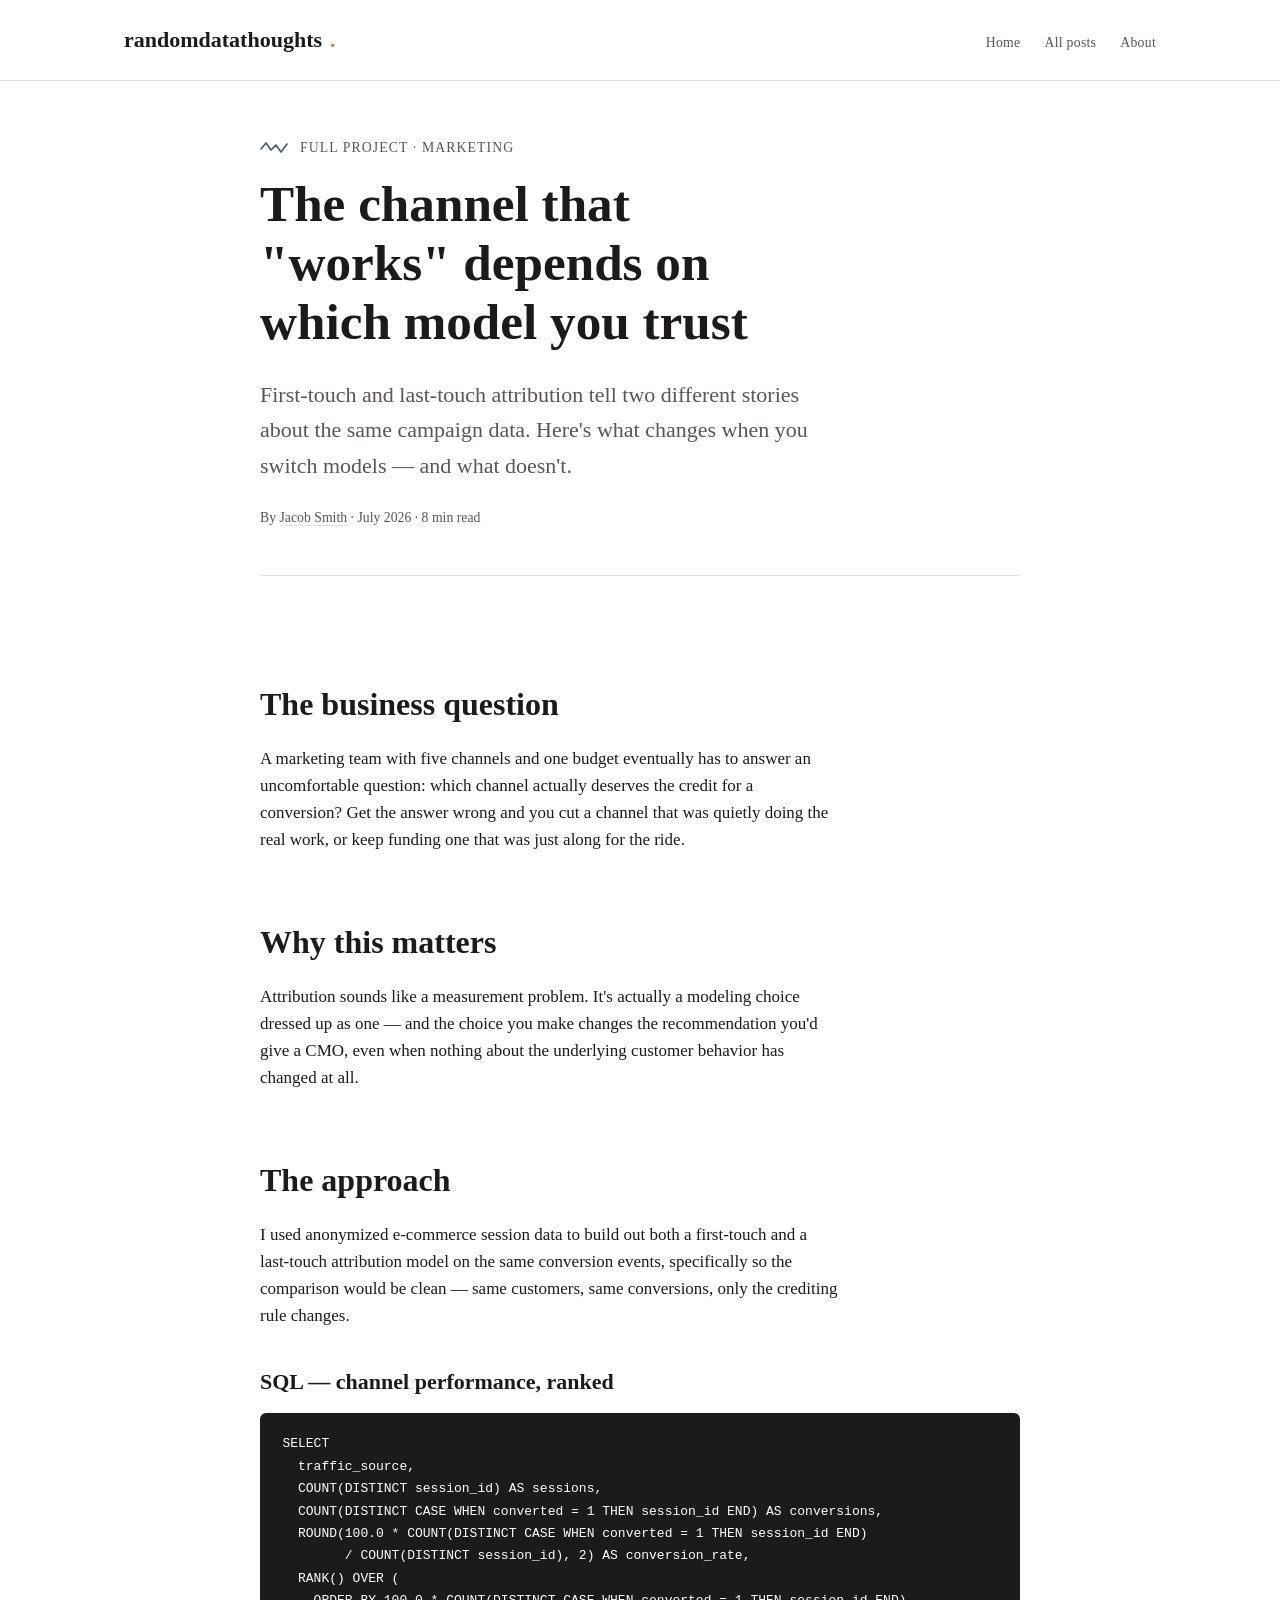
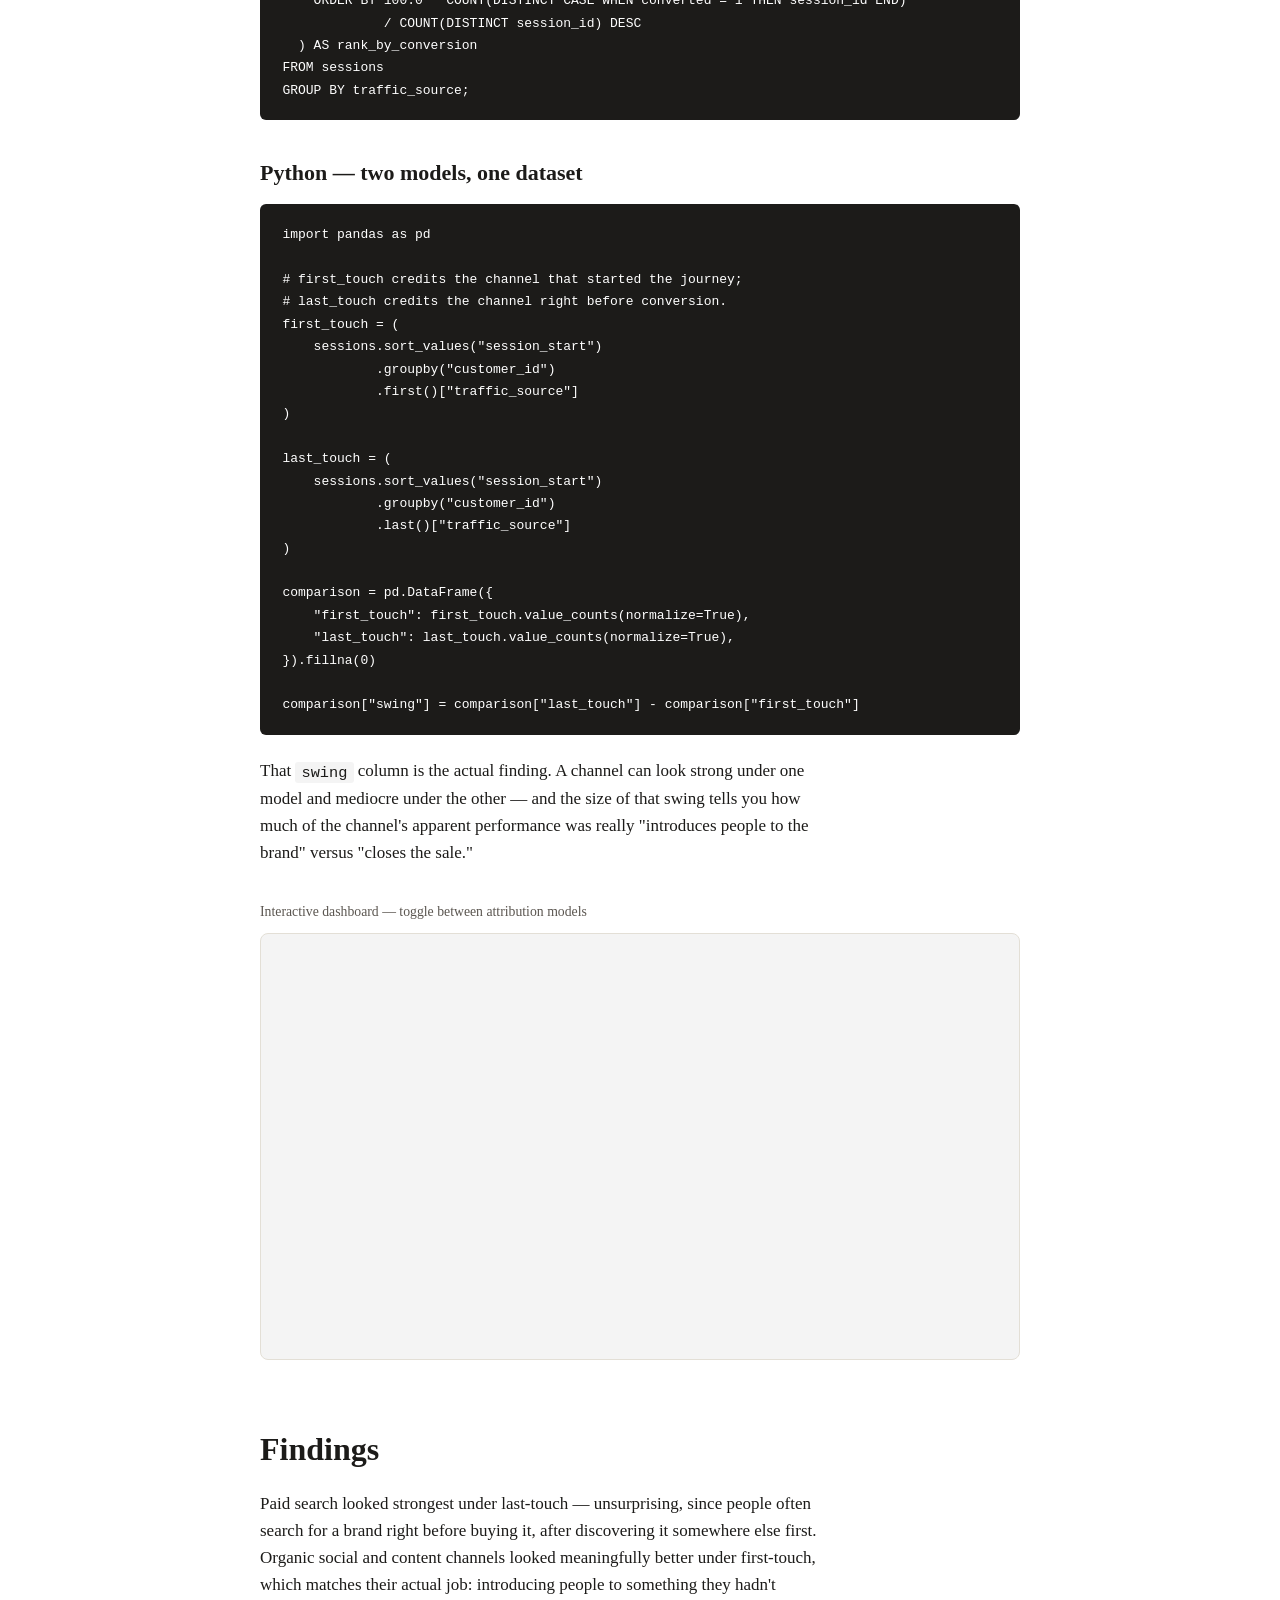
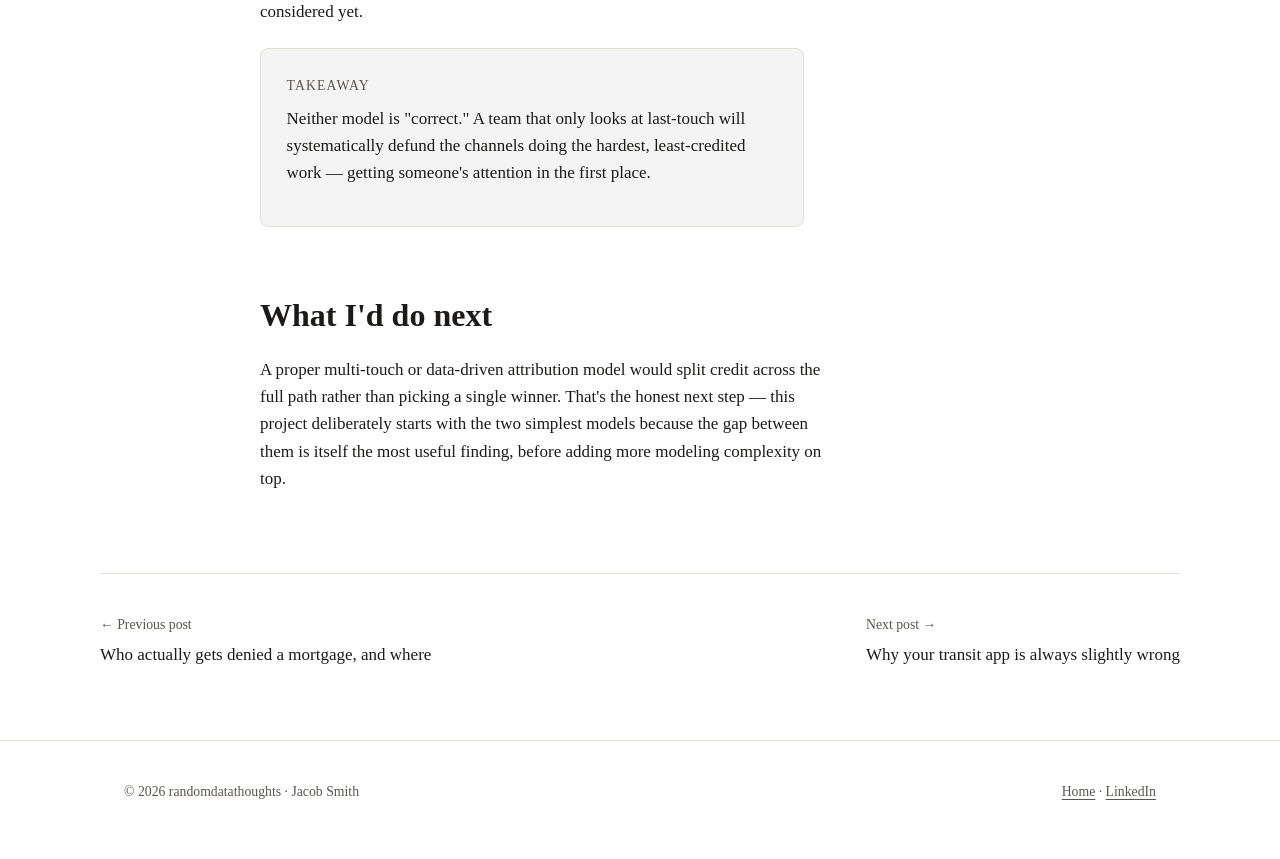
<file: posts/marketing-attribution.html>
<!DOCTYPE html>
<html lang="en">
<head>
<meta charset="UTF-8">
<meta name="viewport" content="width=device-width, initial-scale=1.0">
<title>The channel that "works" depends on which model you trust — randomdatathoughts</title>
<meta name="description" content="Comparing first-touch and last-touch attribution on the same campaign data.">
<link rel="stylesheet" href="../css/style.css?v=2026-10-19b">
<link rel="icon" type="image/png" href="/favicon/favicon-96x96.png" sizes="96x96" />
<link rel="icon" type="image/svg+xml" href="/favicon/favicon.svg" />
<link rel="shortcut icon" href="/favicon/favicon.ico" />
<link rel="apple-touch-icon" sizes="180x180" href="/favicon/apple-touch-icon.png" />
<meta name="apple-mobile-web-app-title" content="RandomDataThoughts" />
<link rel="manifest" href="/favicon/site.webmanifest" />
</head>
<body>
<a href="#main-content" class="skip-link">Skip to content</a>

<header class="masthead">
  <div class="wrap-wide masthead-row">
    <a class="wordmark" href="../index.html">randomdatathoughts<span class="dot">.</span></a>
    <nav class="nav-links" aria-label="Primary">
      <a href="../index.html">Home</a>
      <a href="../archive.html">All posts</a>
      <a href="../about.html">About</a>
    </nav>
  </div>
</header>

<main id="main-content">
  <header class="post-header wrap">
    <div class="eyebrow-row">
      <svg class="mark" viewBox="0 0 28 16" aria-hidden="true"><path d="M1 9 L6 3 L11 10 L16 5 L21 12 L27 4" /></svg>
      <span class="eyebrow">Full project · Marketing</span>
    </div>
    <h1>The channel that "works" depends on which model you trust</h1>
    <p class="post-dek">
      First-touch and last-touch attribution tell two different stories about
      the same campaign data. Here's what changes when you switch models — and
      what doesn't.
    </p>
    <p class="post-byline">
      By <a href="../about.html">Jacob Smith</a> · July 2026 · 8 min read
    </p>
  </header>

  <article class="post-body wrap">

    <h2>The business question</h2>
    <p>
      A marketing team with five channels and one budget eventually has to answer
      an uncomfortable question: which channel actually deserves the credit for a
      conversion? Get the answer wrong and you cut a channel that was quietly doing
      the real work, or keep funding one that was just along for the ride.
    </p>

    <h2>Why this matters</h2>
    <p>
      Attribution sounds like a measurement problem. It's actually a modeling
      choice dressed up as one — and the choice you make changes the recommendation
      you'd give a CMO, even when nothing about the underlying customer behavior
      has changed at all.
    </p>

    <h2>The approach</h2>
    <p>
      I used anonymized e-commerce session data to build out both a first-touch
      and a last-touch attribution model on the same conversion events, specifically
      so the comparison would be clean — same customers, same conversions, only the
      crediting rule changes.
    </p>

    <h3>SQL — channel performance, ranked</h3>
    <pre><code>SELECT
  traffic_source,
  COUNT(DISTINCT session_id) AS sessions,
  COUNT(DISTINCT CASE WHEN converted = 1 THEN session_id END) AS conversions,
  ROUND(100.0 * COUNT(DISTINCT CASE WHEN converted = 1 THEN session_id END)
        / COUNT(DISTINCT session_id), 2) AS conversion_rate,
  RANK() OVER (
    ORDER BY 100.0 * COUNT(DISTINCT CASE WHEN converted = 1 THEN session_id END)
             / COUNT(DISTINCT session_id) DESC
  ) AS rank_by_conversion
FROM sessions
GROUP BY traffic_source;</code></pre>

    <h3>Python — two models, one dataset</h3>
    <pre><code>import pandas as pd

# first_touch credits the channel that started the journey;
# last_touch credits the channel right before conversion.
first_touch = (
    sessions.sort_values("session_start")
            .groupby("customer_id")
            .first()["traffic_source"]
)

last_touch = (
    sessions.sort_values("session_start")
            .groupby("customer_id")
            .last()["traffic_source"]
)

comparison = pd.DataFrame({
    "first_touch": first_touch.value_counts(normalize=True),
    "last_touch": last_touch.value_counts(normalize=True),
}).fillna(0)

comparison["swing"] = comparison["last_touch"] - comparison["first_touch"]</code></pre>
    <p>
      That <code>swing</code> column is the actual finding. A channel can look
      strong under one model and mediocre under the other — and the size of that
      swing tells you how much of the channel's apparent performance was really
      "introduces people to the brand" versus "closes the sale."
    </p>

    <div class="embed-frame">
      <span class="embed-label">Interactive dashboard — toggle between attribution models</span>
      <div class="embed-box ratio-16-9">
        <iframe
          src="https://public.tableau.com/views/YOUR_VIZ_NAME/YOUR_SHEET_NAME?:showVizHome=no&:embed=true"
          allowfullscreen>
        </iframe>
      </div>
    </div>

    <h2>Findings</h2>
    <p>
      Paid search looked strongest under last-touch — unsurprising, since people
      often search for a brand right before buying it, after discovering it
      somewhere else first. Organic social and content channels looked
      meaningfully better under first-touch, which matches their actual job:
      introducing people to something they hadn't considered yet.
    </p>

    <div class="takeaway">
      <span class="eyebrow">Takeaway</span>
      <p style="margin-top:0.4rem;">
        Neither model is "correct." A team that only looks at last-touch will
        systematically defund the channels doing the hardest, least-credited work —
        getting someone's attention in the first place.
      </p>
    </div>

    <h2>What I'd do next</h2>
    <p>
      A proper multi-touch or data-driven attribution model would split credit
      across the full path rather than picking a single winner. That's the
      honest next step — this project deliberately starts with the two simplest
      models because the gap between them is itself the most useful finding,
      before adding more modeling complexity on top.
    </p>

  </article>

  <nav class="post-footer-nav wrap-wide">
    <a href="hmda-credit-risk.html">
      <span class="dir">← Previous post</span>
      <span class="ttl">Who actually gets denied a mortgage, and where</span>
    </a>
    <a href="quick-take-transit.html">
      <span class="dir">Next post →</span>
      <span class="ttl">Why your transit app is always slightly wrong</span>
    </a>
  </nav>
</main>

<footer class="site-footer">
  <div class="wrap-wide footer-row">
    <span>© 2026 randomdatathoughts · Jacob Smith</span>
    <span><a href="../index.html">Home</a> · <a href="https://www.linkedin.com/in/jacobjysmith/" target="_blank" rel="noopener">LinkedIn</a></span>
  </div>
</footer>

</body>
</html>
</file>
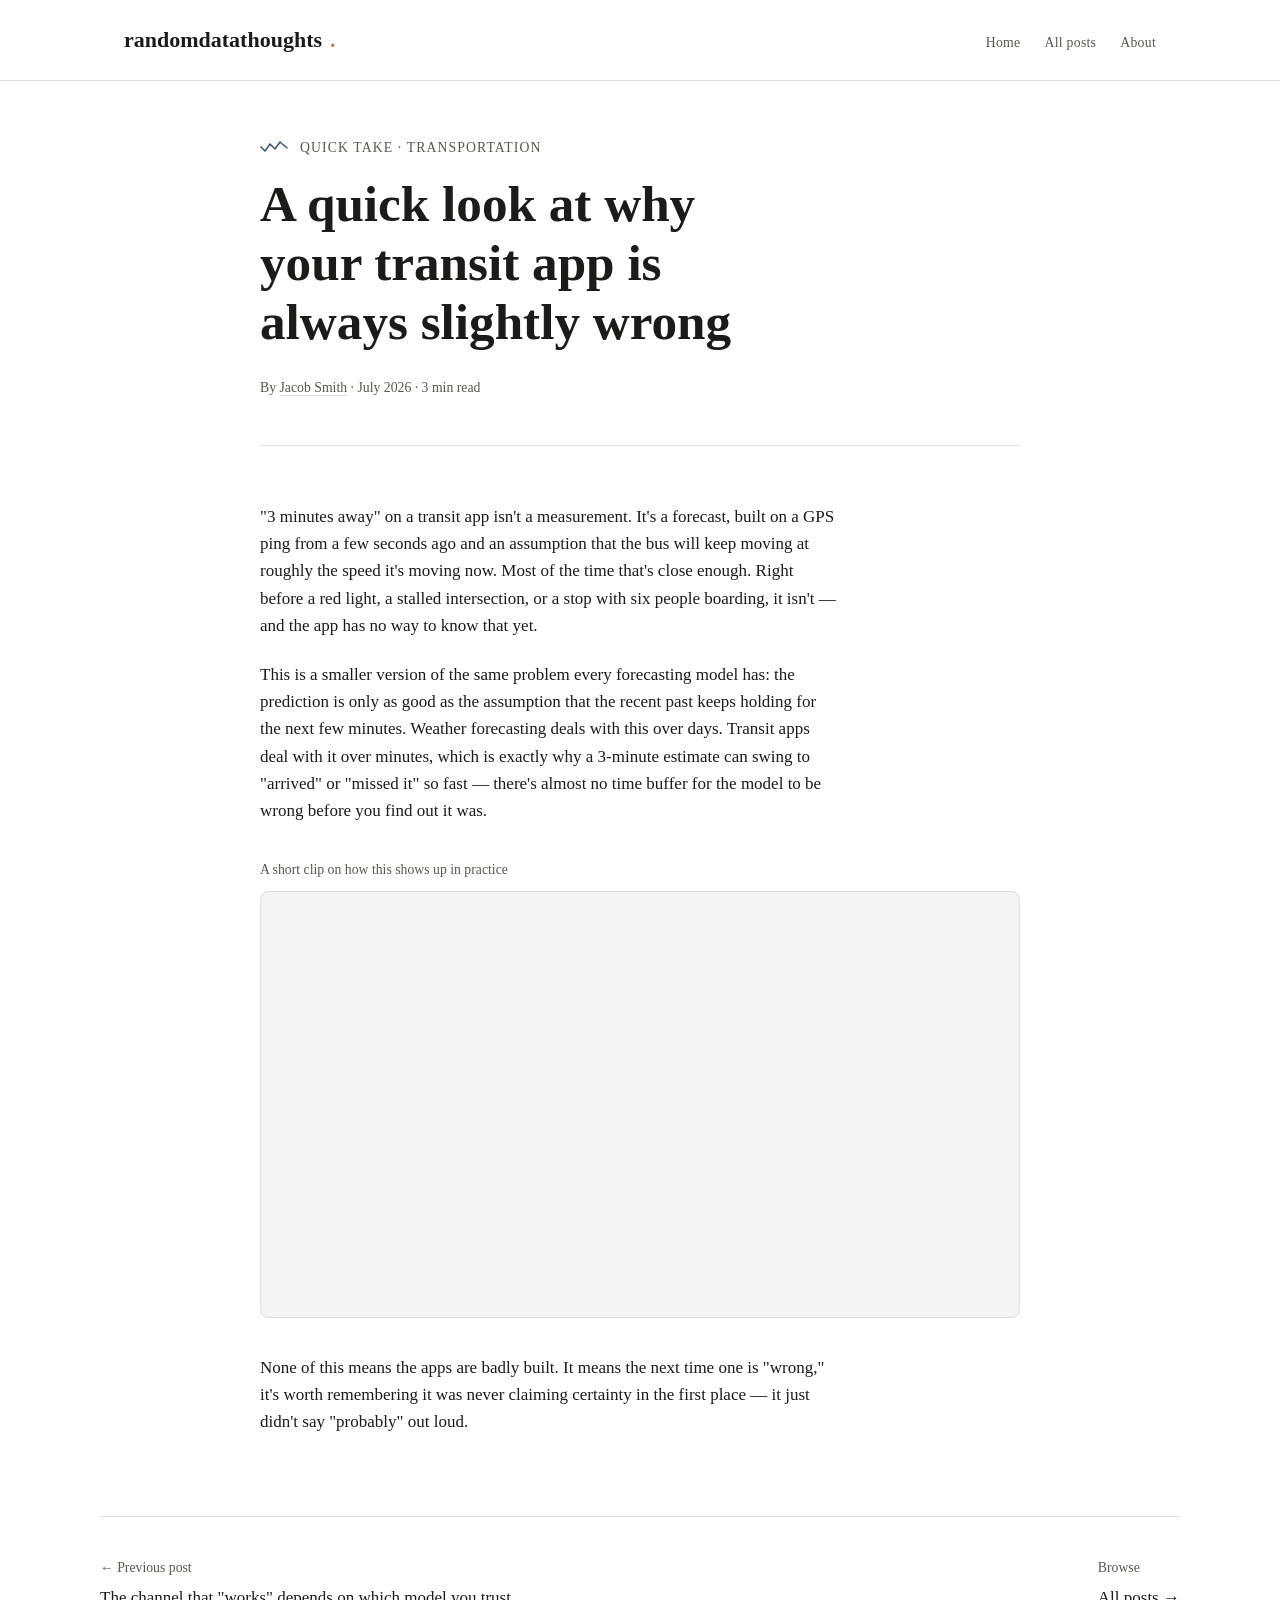
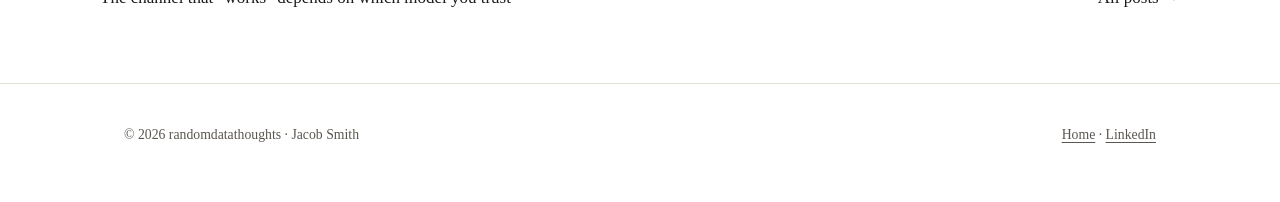
<file: posts/quick-take-transit.html>
<!DOCTYPE html>
<html lang="en">
<head>
<meta charset="UTF-8">
<meta name="viewport" content="width=device-width, initial-scale=1.0">
<title>Why your transit app is always slightly wrong — randomdatathoughts</title>
<meta name="description" content="A quick take on why real-time transit predictions are a forecasting problem wearing a UI.">
<link rel="stylesheet" href="../css/style.css?v=2026-10-19b">
<link rel="icon" type="image/png" href="/favicon/favicon-96x96.png" sizes="96x96" />
<link rel="icon" type="image/svg+xml" href="/favicon/favicon.svg" />
<link rel="shortcut icon" href="/favicon/favicon.ico" />
<link rel="apple-touch-icon" sizes="180x180" href="/favicon/apple-touch-icon.png" />
<meta name="apple-mobile-web-app-title" content="RandomDataThoughts" />
<link rel="manifest" href="/favicon/site.webmanifest" />
</head>
<body>
<a href="#main-content" class="skip-link">Skip to content</a>

<header class="masthead">
  <div class="wrap-wide masthead-row">
    <a class="wordmark" href="../index.html">randomdatathoughts<span class="dot">.</span></a>
    <nav class="nav-links" aria-label="Primary">
      <a href="../index.html">Home</a>
      <a href="../archive.html">All posts</a>
      <a href="../about.html">About</a>
    </nav>
  </div>
</header>

<main id="main-content">
  <header class="post-header wrap">
    <div class="eyebrow-row">
      <svg class="mark" viewBox="0 0 28 16" aria-hidden="true"><path d="M1 7 L5 11 L10 4 L15 9 L20 2 L27 8" /></svg>
      <span class="eyebrow">Quick take · Transportation</span>
    </div>
    <h1>A quick look at why your transit app is always slightly wrong</h1>
    <p class="post-byline">
      By <a href="../about.html">Jacob Smith</a> · July 2026 · 3 min read
    </p>
  </header>

  <article class="post-body wrap">
    <p>
      "3 minutes away" on a transit app isn't a measurement. It's a forecast,
      built on a GPS ping from a few seconds ago and an assumption that the bus
      will keep moving at roughly the speed it's moving now. Most of the time
      that's close enough. Right before a red light, a stalled intersection,
      or a stop with six people boarding, it isn't — and the app has no way
      to know that yet.
    </p>
    <p>
      This is a smaller version of the same problem every forecasting model
      has: the prediction is only as good as the assumption that the recent
      past keeps holding for the next few minutes. Weather forecasting deals
      with this over days. Transit apps deal with it over minutes, which
      is exactly why a 3-minute estimate can swing to "arrived" or "missed it"
      so fast — there's almost no time buffer for the model to be wrong before
      you find out it was.
    </p>

    <div class="embed-frame">
      <span class="embed-label">A short clip on how this shows up in practice</span>
      <div class="embed-box ratio-16-9">
        <!--
          VIDEO EMBED — works the same way for YouTube or a self-hosted clip.
          Replace YOUR_VIDEO_ID with the actual YouTube video ID,
          or swap this iframe for a <video> tag if hosting the file yourself.
        -->
        <iframe
          src="https://www.youtube.com/embed/YOUR_VIDEO_ID"
          title="Video"
          allow="accelerometer; autoplay; clipboard-write; encrypted-media; gyroscope; picture-in-picture"
          allowfullscreen>
        </iframe>
      </div>
    </div>

    <p>
      None of this means the apps are badly built. It means the next time
      one is "wrong," it's worth remembering it was never claiming certainty
      in the first place — it just didn't say "probably" out loud.
    </p>
  </article>

  <nav class="post-footer-nav wrap-wide">
    <a href="marketing-attribution.html">
      <span class="dir">← Previous post</span>
      <span class="ttl">The channel that "works" depends on which model you trust</span>
    </a>
    <a href="../archive.html">
      <span class="dir">Browse</span>
      <span class="ttl">All posts →</span>
    </a>
  </nav>
</main>

<footer class="site-footer">
  <div class="wrap-wide footer-row">
    <span>© 2026 randomdatathoughts · Jacob Smith</span>
    <span><a href="../index.html">Home</a> · <a href="https://www.linkedin.com/in/jacobjysmith/" target="_blank" rel="noopener">LinkedIn</a></span>
  </div>
</footer>

</body>
</html>
</file>
<file: css/style.css>
/* ============================================
   randomdatathoughts — design tokens
   ============================================ */
:root {
  /* color */
  --paper:        #FFFFFF;
  --paper-dim:     #F4F4F4;
  --ink:          #1C1B19;
  --ink-soft:     #5B5650;
  --rule:         #E3DFD6;
  --accent:       #3D5A6C;   /* slate blue — links, signature mark */
  --accent-soft:  #DCE6EA;
  --tag:          #C97D3E;   /* amber — category tags only */
  --tag-soft:     #F3E3D2;

  /* type */
  --font-display: "Times New Roman", Times, serif;
  --font-body:    "Times New Roman", Times, serif;
  --font-mono:    "Times New Roman", Times, serif;   /* labels, nav, meta */
  --font-code:    ui-monospace, "SF Mono", Menlo, Consolas, monospace;   /* code blocks only */

  /* scale */
  --step--1: clamp(0.8rem, 0.78rem + 0.1vw, 0.875rem);
  --step-0:  clamp(1rem, 0.97rem + 0.15vw, 1.0625rem);
  --step-1:  clamp(1.2rem, 1.1rem + 0.4vw, 1.375rem);
  --step-2:  clamp(1.6rem, 1.4rem + 0.9vw, 2rem);
  --step-3:  clamp(2.2rem, 1.8rem + 1.8vw, 3.2rem);
  --step-4:  clamp(2.8rem, 2.1rem + 3vw, 4.6rem);

  --max-w: 760px;
  --max-w-wide: 1080px;
}

* { box-sizing: border-box; }

.skip-link {
  position: absolute;
  top: -100%;
  left: 1rem;
  z-index: 100;
  background: var(--ink);
  color: var(--paper);
  padding: 0.5rem 1rem;
  font-family: var(--font-mono);
  font-size: var(--step--1);
  border-radius: 0 0 4px 4px;
  text-decoration: none;
}
.skip-link:focus { top: 0; }

html {
  scroll-behavior: smooth;
}

@media (prefers-reduced-motion: reduce) {
  html { scroll-behavior: auto; }
  *, *::before, *::after {
    animation-duration: 0.001ms !important;
    animation-iteration-count: 1 !important;
    transition-duration: 0.001ms !important;
  }
}

body {
  margin: 0;
  background: var(--paper);
  color: var(--ink);
  font-family: var(--font-body);
  font-size: var(--step-0);
  line-height: 1.6;
  -webkit-font-smoothing: antialiased;
}

img, svg { max-width: 100%; display: block; }

a {
  color: var(--accent);
  text-decoration-thickness: 1px;
  text-underline-offset: 3px;
}
a:hover { text-decoration-color: var(--tag); }

a:focus-visible,
button:focus-visible,
input:focus-visible,
textarea:focus-visible {
  outline: 2px solid var(--accent);
  outline-offset: 3px;
  border-radius: 2px;
}

h1, h2, h3 {
  font-family: var(--font-display);
  font-weight: 600;
  line-height: 1.15;
  margin: 0 0 0.5em;
}

.eyebrow {
  font-family: var(--font-mono);
  font-size: var(--step--1);
  letter-spacing: 0.08em;
  text-transform: uppercase;
  color: var(--ink-soft);
}

/* ============================================
   layout shells
   ============================================ */
.wrap {
  max-width: var(--max-w);
  margin: 0 auto;
  padding: 0 1.5rem;
}
.wrap-wide {
  max-width: var(--max-w-wide);
  margin: 0 auto;
  padding: 0 1.5rem;
}

/* ============================================
   masthead / nav
   ============================================ */
.masthead {
  border-bottom: 1px solid var(--rule);
  padding: 1.4rem 0;
}
.masthead-row {
  display: flex;
  align-items: baseline;
  justify-content: space-between;
  gap: 1rem;
  flex-wrap: wrap;
}
.wordmark {
  font-family: var(--font-display);
  font-size: var(--step-1);
  font-weight: 600;
  color: var(--ink);
  text-decoration: none;
  display: inline-flex;
  align-items: baseline;
  gap: 0.5rem;
}
.wordmark:hover { text-decoration: none; }
.wordmark .dot { color: var(--tag); }

.nav-links {
  display: flex;
  gap: 1.5rem;
  font-family: var(--font-mono);
  font-size: var(--step--1);
  letter-spacing: 0.02em;
}
.nav-links a {
  color: var(--ink-soft);
  text-decoration: none;
  border-bottom: 1px solid transparent;
  padding-bottom: 2px;
}
.nav-links a:hover,
.nav-links a[aria-current="page"] {
  color: var(--ink);
  border-bottom-color: var(--tag);
}

/* ============================================
   hero (home)
   ============================================ */
.hero {
  padding: 4.5rem 0 4rem;
}
.hero h1 {
  font-size: var(--step-4);
  max-width: 14ch;
  letter-spacing: -0.01em;
}
.hero .lede {
  max-width: 46ch;
  font-size: var(--step-1);
  color: var(--ink-soft);
  margin-top: 1rem;
}
.hero .cadence {
  margin-top: 2.5rem;
  display: inline-flex;
  align-items: center;
  gap: 0.6rem;
  font-family: var(--font-mono);
  font-size: var(--step--1);
  color: var(--ink-soft);
}

/* signature mark: a small hand-drawn-feeling sparkline tick.
   Each instance can carry a slightly different path via data attr
   for the "random" half of the brand, "data" half via its shape. */
.mark {
  width: 28px;
  height: 16px;
  flex-shrink: 0;
}
.mark path {
  fill: none;
  stroke: var(--accent);
  stroke-width: 1.6;
  stroke-linecap: round;
  stroke-linejoin: round;
}

/* ============================================
   entry list (homepage preview + archive)
   ============================================ */
.entry-list {
  border-top: 1px solid var(--rule);
}
.entry {
  display: grid;
  grid-template-columns: 120px 1fr;
  gap: 1.5rem;
  padding: 1.9rem 0;
  border-bottom: 1px solid var(--rule);
  text-decoration: none;
  color: inherit;
  transition: background-color 0.15s ease;
}
.entry:hover { background-color: var(--paper-dim); }
.entry:hover .entry-title { color: var(--accent); }
.entry-meta {
  font-family: var(--font-mono);
  font-size: var(--step--1);
  color: var(--ink-soft);
  display: flex;
  flex-direction: column;
  gap: 0.5rem;
  padding-top: 0.2rem;
}
.entry-title {
  font-family: var(--font-display);
  font-size: var(--step-2);
  font-weight: 600;
  margin: 0 0 0.4rem;
  transition: color 0.15s ease;
}
.entry-dek {
  color: var(--ink-soft);
  font-size: var(--step-0);
  max-width: 56ch;
}
.tag {
  display: inline-block;
  font-family: var(--font-mono);
  font-size: 0.72rem;
  letter-spacing: 0.04em;
  text-transform: uppercase;
  color: var(--tag);
  background: var(--tag-soft);
  padding: 0.18rem 0.5rem;
  border-radius: 3px;
  width: fit-content;
}
.tag.type-quick {
  color: var(--accent);
  background: var(--accent-soft);
}

@media (max-width: 600px) {
  .entry { grid-template-columns: 1fr; gap: 0.5rem; }
  .entry-meta { flex-direction: row; align-items: center; }
}

/* ============================================
   section labels
   ============================================ */
.section-label {
  display: flex;
  align-items: baseline;
  justify-content: space-between;
  padding-top: 3rem;
  margin-bottom: 0.5rem;
}
.section-label h2 {
  font-size: var(--step-1);
}
.section-label a {
  font-family: var(--font-mono);
  font-size: var(--step--1);
  text-decoration: none;
}

/* ============================================
   post page
   ============================================ */
.post-header {
  padding: 3.5rem 0 2rem;
  border-bottom: 1px solid var(--rule);
}
.post-header .eyebrow-row {
  display: flex;
  align-items: center;
  gap: 0.75rem;
  margin-bottom: 1rem;
}
.post-header h1 {
  font-size: var(--step-3);
  max-width: 20ch;
}
.post-dek {
  font-size: var(--step-1);
  color: var(--ink-soft);
  max-width: 50ch;
  margin-top: 0.75rem;
}
.post-byline {
  margin-top: 1.5rem;
  font-family: var(--font-mono);
  font-size: var(--step--1);
  color: var(--ink-soft);
}
.post-byline a { color: var(--ink-soft); text-decoration-color: var(--rule); }

.post-body {
  padding: 2.5rem 0 4rem;
  font-size: var(--step-0);
}
.post-body > * + * { margin-top: 1.3em; }
.post-body h2 {
  font-size: var(--step-2);
  margin-top: 2.2em;
}
.post-body h3 {
  font-size: var(--step-1);
  margin-top: 1.8em;
}
.post-body p { max-width: 68ch; }
.post-body ul, .post-body ol {
  max-width: 68ch;
  padding-left: 1.3em;
}
.post-body li + li { margin-top: 0.4em; }
.post-body blockquote {
  border-left: 2px solid var(--tag);
  margin: 0;
  padding-left: 1.2rem;
  font-style: italic;
  color: var(--ink-soft);
  max-width: 60ch;
}
.post-body code {
  font-family: var(--font-code);
  font-size: 0.9em;
  background: var(--paper-dim);
  padding: 0.1em 0.4em;
  border-radius: 3px;
}
.post-body pre {
  background: var(--ink);
  color: var(--paper);
  padding: 1.2rem 1.4rem;
  border-radius: 6px;
  overflow-x: auto;
  font-family: var(--font-code);
  font-size: 0.85em;
  line-height: 1.55;
}
.post-body pre code { background: none; padding: 0; color: inherit; }

/* embedded viz / video frames */
.embed-frame {
  margin: 2.2rem 0;
}
.embed-frame .embed-label {
  font-family: var(--font-mono);
  font-size: var(--step--1);
  color: var(--ink-soft);
  margin-bottom: 0.6rem;
  display: block;
}
.embed-box {
  position: relative;
  width: 100%;
  border: 1px solid var(--rule);
  border-radius: 8px;
  overflow: hidden;
  background: var(--paper-dim);
}
/* lets a wide dashboard break out of the text column (up to the wide layout width) */
.embed-frame.embed-wide {
  /* dashboard's native size; override per embed with style="--dash-w: ...; --dash-h: ..." */
  --dash-w: 1280;
  --dash-h: 820;
  --embed-w: min(calc(var(--dash-w) * 1px + 2px), calc(100vw - 3rem));
  width: var(--embed-w);
  position: relative;
  left: 50%;
  transform: translateX(-50%);
}
/* height follows the dashboard's ratio, plus room for Tableau's tab bar and toolbar */
.embed-frame.embed-wide .embed-box {
  height: calc(var(--embed-w) * var(--dash-h) / var(--dash-w) + 64px);
}
.embed-box.ratio-16-9 { aspect-ratio: 16 / 9; }
.embed-box.ratio-4-3  { aspect-ratio: 4 / 3; }
.embed-box iframe {
  position: absolute;
  inset: 0;
  width: 100%;
  height: 100%;
  border: 0;
}

/* pull quote / takeaway box */
.takeaway {
  border: 1px solid var(--rule);
  background: var(--paper-dim);
  border-radius: 8px;
  padding: 1.4rem 1.6rem;
  max-width: 64ch;
}
.takeaway .eyebrow { margin-bottom: 0.5rem; }

/* footer nav between posts */
.post-footer-nav {
  border-top: 1px solid var(--rule);
  padding: 2.5rem 0;
  display: flex;
  justify-content: space-between;
  gap: 1.5rem;
  flex-wrap: wrap;
}
.post-footer-nav a {
  text-decoration: none;
  font-family: var(--font-mono);
  font-size: var(--step--1);
}
.post-footer-nav .dir { color: var(--ink-soft); display: block; margin-bottom: 0.3rem; }
.post-footer-nav .ttl { font-family: var(--font-display); font-size: var(--step-0); color: var(--ink); }

/* ============================================
   filters (archive page)
   ============================================ */
.filters {
  display: flex;
  flex-wrap: wrap;
  gap: 0.6rem;
  padding: 2rem 0 1rem;
}
.filter-btn {
  font-family: var(--font-mono);
  font-size: var(--step--1);
  background: none;
  border: 1px solid var(--rule);
  border-radius: 20px;
  padding: 0.35rem 0.9rem;
  cursor: pointer;
  color: var(--ink-soft);
}
.filter-btn:hover { border-color: var(--accent); color: var(--ink); }
.filter-btn[aria-pressed="true"] {
  background: var(--ink);
  border-color: var(--ink);
  color: var(--paper);
}

/* ============================================
   about page
   ============================================ */
.about-hero {
  padding: 3.5rem 0 2rem;
  display: grid;
  grid-template-columns: 1fr;
  gap: 2rem;
}
.about-hero h1 { font-size: var(--step-3); }
.about-body p { max-width: 64ch; }
.about-body blockquote {
  border-left: 2px solid var(--tag);
  margin: 1.5rem 0;
  padding-left: 1.2rem;
  font-style: italic;
  color: var(--ink-soft);
  max-width: 60ch;
}
.linkedin-pill {
  display: inline-flex;
  align-items: center;
  gap: 0.5rem;
  font-family: var(--font-mono);
  font-size: var(--step--1);
  border: 1px solid var(--ink);
  border-radius: 20px;
  padding: 0.5rem 1.1rem;
  text-decoration: none;
  color: var(--ink);
  margin-top: 1rem;
}
.linkedin-pill:hover { background: var(--ink); color: var(--paper); }

.now-box {
  border-top: 1px solid var(--rule);
  margin-top: 2.5rem;
  padding-top: 2rem;
}
.now-box h2 { font-size: var(--step-1); }
.now-box ul { padding-left: 1.2em; }

/* ============================================
   footer
   ============================================ */
footer.site-footer {
  border-top: 1px solid var(--rule);
  margin-top: 2rem;
  padding: 2.5rem 0 3.5rem;
  font-family: var(--font-mono);
  font-size: var(--step--1);
  color: var(--ink-soft);
}
footer.site-footer a { color: var(--ink-soft); }
.footer-row {
  display: flex;
  justify-content: space-between;
  flex-wrap: wrap;
  gap: 1rem;
}
</file>
